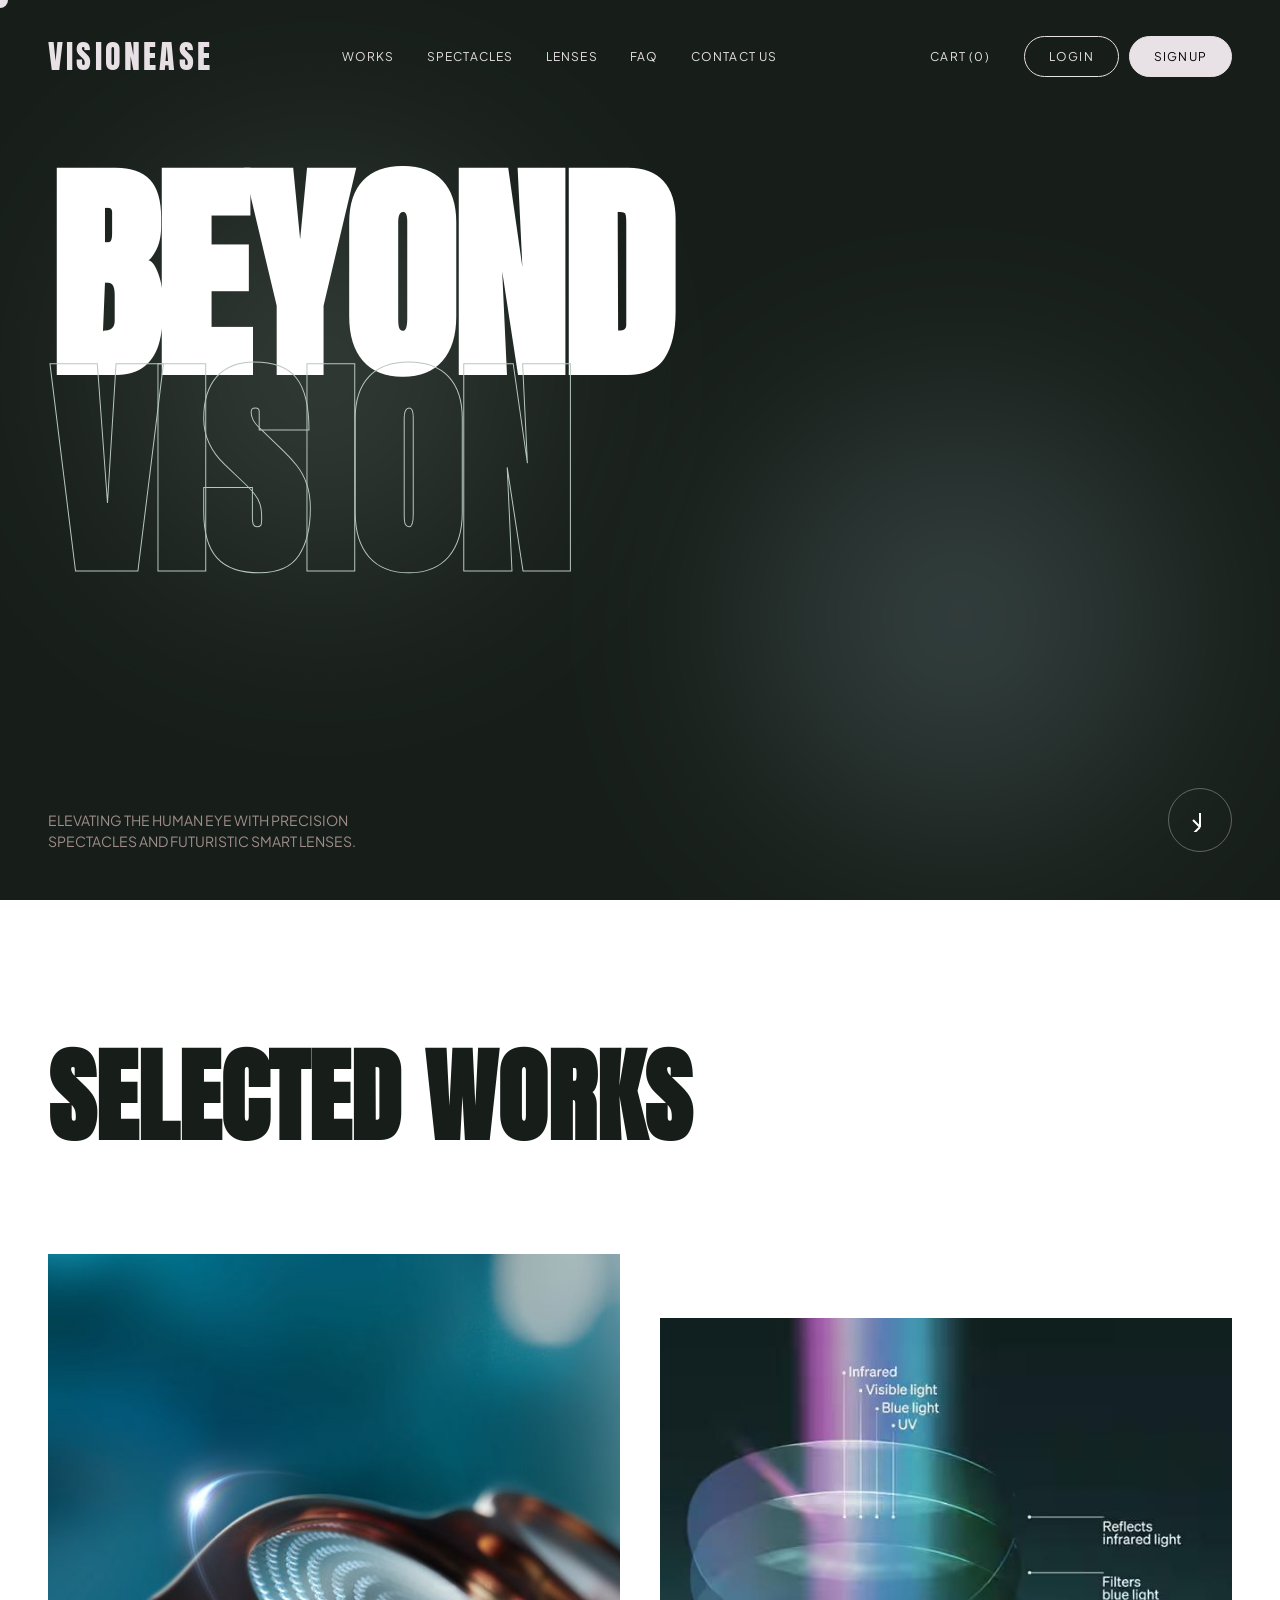
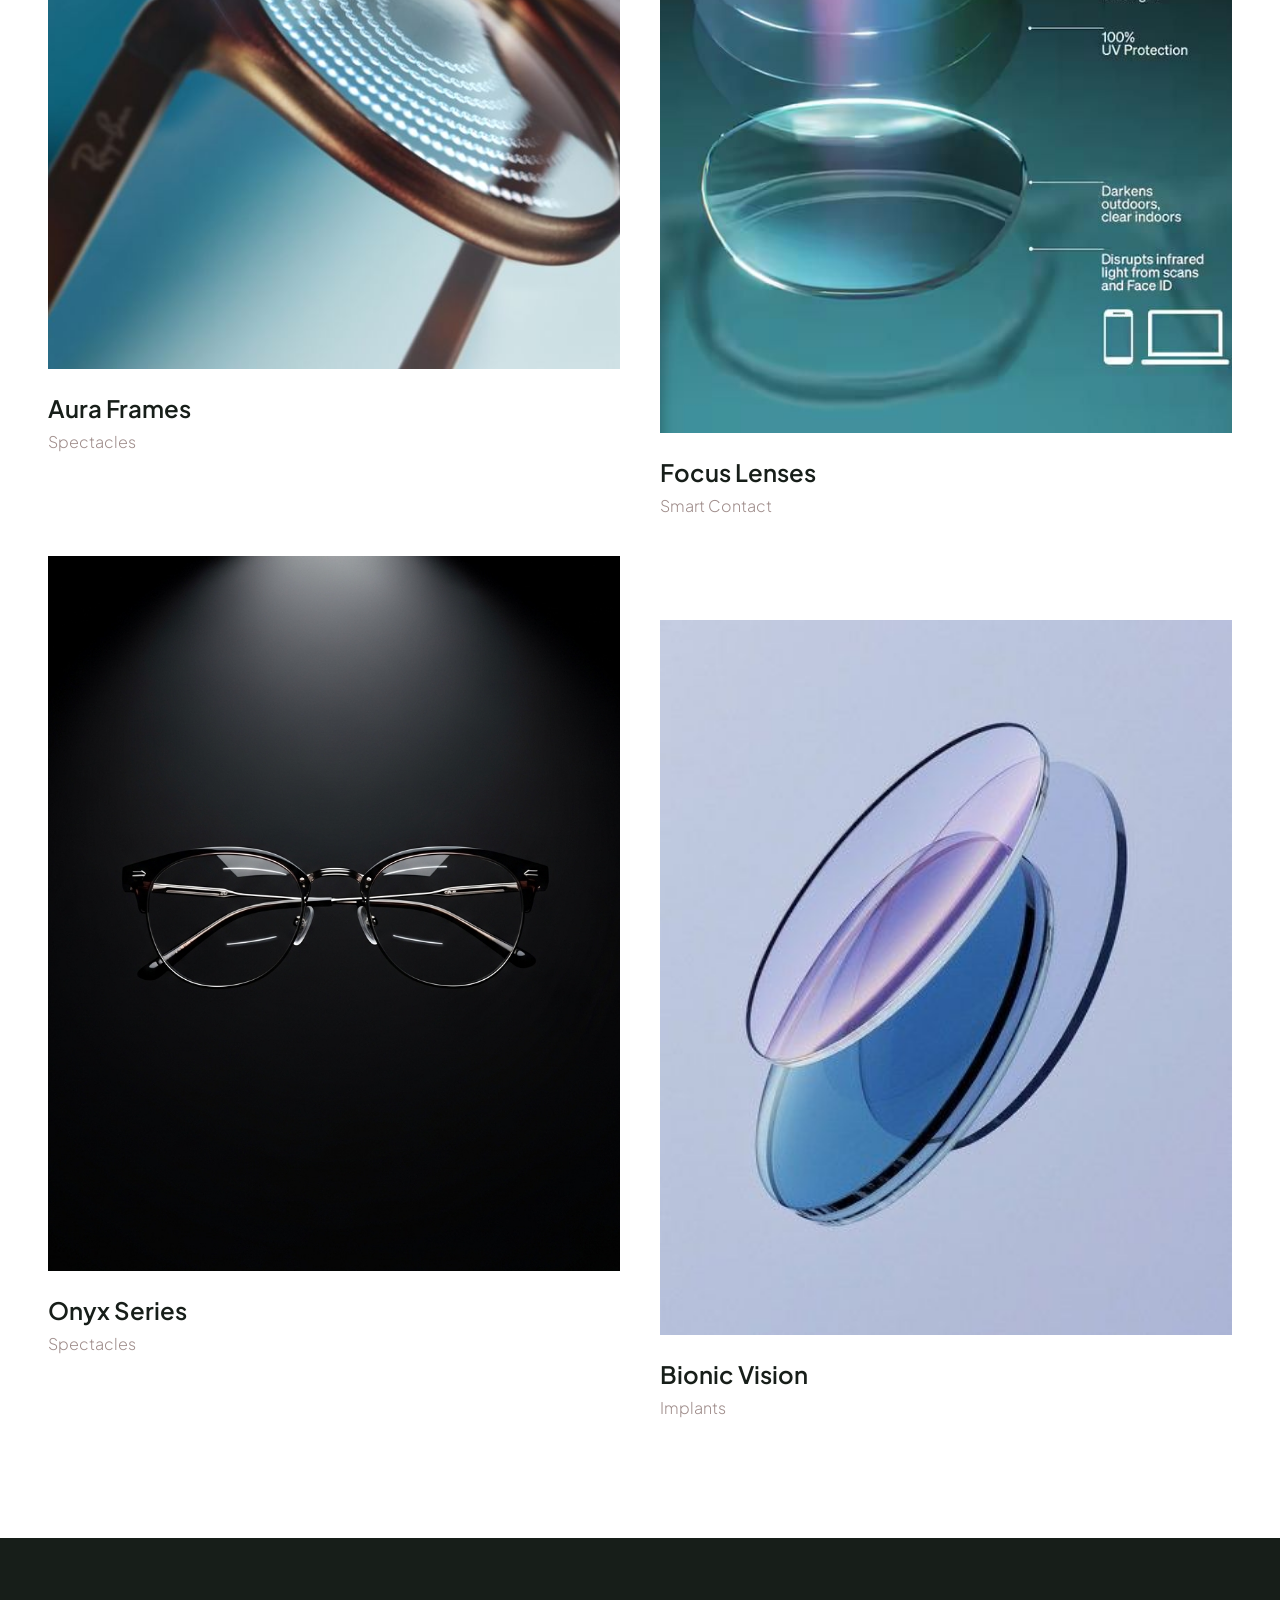
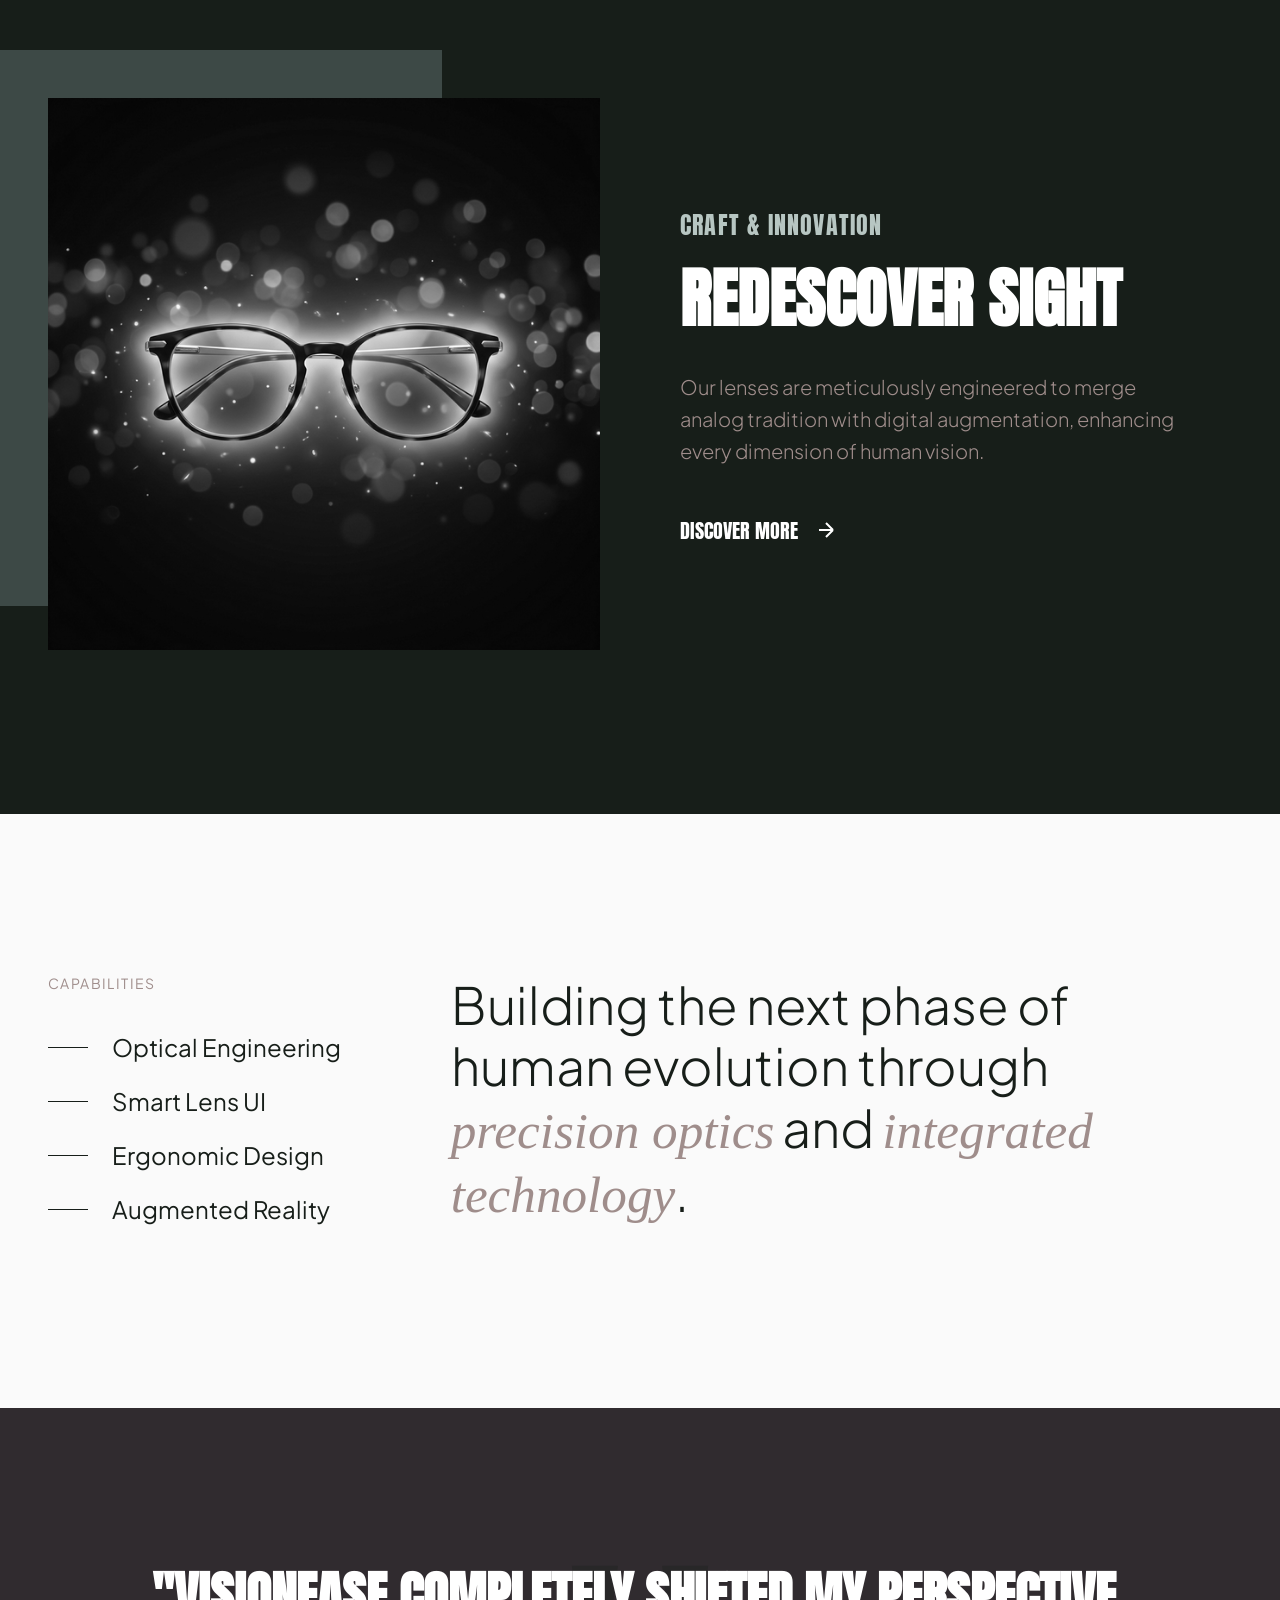
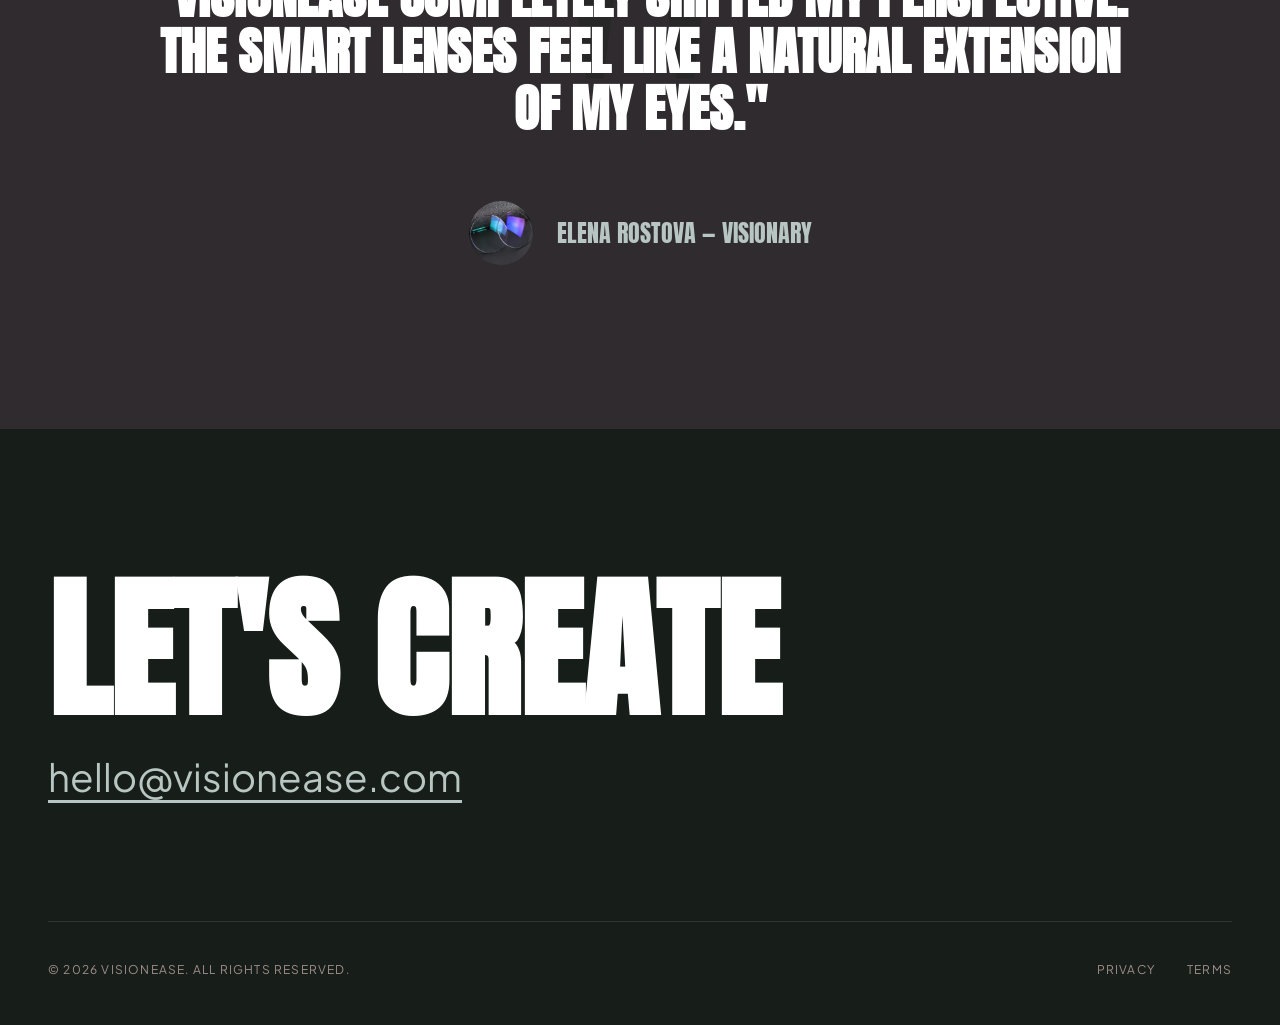
<file: index.html>
<!DOCTYPE html>
<html lang="en">
<head>
  <meta charset="UTF-8">
  <meta name="viewport" content="width=device-width, initial-scale=1.0">
  <title>VisionEase | Premium Eyewear</title>
  <meta name="description" content="VisionEase - Spectacles, smart lenses, and the human eye.">
  <link rel="preconnect" href="https://fonts.googleapis.com">
  <link rel="preconnect" href="https://fonts.gstatic.com" crossorigin>
  <link href="https://fonts.googleapis.com/css2?family=Anton&family=Plus+Jakarta+Sans:ital,wght@0,300;0,400;0,600;1,300;1,400&display=swap" rel="stylesheet">
  <link rel="stylesheet" href="style.css">
<link rel="icon" href="favicon copy.png">
</head>
<body>

  <!-- Navigation -->
  <nav class="nav">
    <div class="nav-logo"><a href="index.html">VISIONEASE</a></div>
    <div class="nav-links">
      <a href="index.html">Works</a>
      <a href="spectacles.html">Spectacles</a>
      <a href="lenses.html">Lenses</a>
      <a href="faq.html">FAQ</a>
      <a href="contact.html">Contact Us</a>
    </div>
    <div style="display: flex; gap: 10px; align-items: center;">
      <a href="cart.html" class="nav-btn" style="border:none;">CART (0)</a>
      <a href="login.html" class="nav-btn">LOGIN</a>
      <a href="signup.html" class="nav-btn" style="background:var(--white); color:var(--navy);">SIGNUP</a>
    </div>
  </nav>

  <!-- Hero Section -->
  <section class="hero hover-trigger">
    <video autoplay muted loop playsinline class="hero-video">
      <source src="videos copy/mainspecs1.mp4" type="video/mp4">
    </video>
    <div class="hero-overlay"></div>
    
    <!-- Ambient Orbs -->
    <div class="orb orb-sage"></div>
    <div class="orb orb-softblue"></div>

    <div class="hero-content">
      <h1 class="hero-title reveal">
        <span class="block">BEYOND</span>
        <span class="block text-outline">VISION</span>
      </h1>
      <div class="hero-bottom reveal">
        <p class="hero-desc">Elevating the human eye with precision spectacles and futuristic smart lenses.</p>
        <div class="bounce-arrow">
          <svg width="24" height="24" viewBox="0 0 24 24" fill="none" stroke="currentColor" stroke-width="2"><path d="M12 5v14m0 0l-7-7m7 7l-7 7"/></svg>
        </div>
      </div>
    </div>
  </section>

  <!-- Portfolio Grid -->
  <section id="portfolio" class="portfolio">
    <h2 class="section-heading reveal">SELECTED WORKS</h2>
    <div class="masonry-grid">
      <div class="grid-item reveal">
        <div class="img-wrapper hover-trigger">
          <img src="images copy/specs1.jpg" alt="Spectacles">
          <div class="hover-overlay">
            <div class="view-btn">VIEW</div>
          </div>
        </div>
        <div class="info">
          <h3>Aura Frames</h3>
          <p>Spectacles</p>
        </div>
      </div>
      <div class="grid-item mt-4rem reveal">
        <div class="img-wrapper hover-trigger">
          <img src="images copy/lens1.jpg" alt="Lenses">
          <div class="hover-overlay">
            <div class="view-btn">VIEW</div>
          </div>
        </div>
        <div class="info">
          <h3>Focus Lenses</h3>
          <p>Smart Contact</p>
        </div>
      </div>
      <div class="grid-item reveal">
        <div class="img-wrapper hover-trigger">
          <img src="images copy/specs2.jpeg" alt="Spectacles">
          <div class="hover-overlay">
            <div class="view-btn">VIEW</div>
          </div>
        </div>
        <div class="info">
          <h3>Onyx Series</h3>
          <p>Spectacles</p>
        </div>
      </div>
      <div class="grid-item mt-4rem reveal">
        <div class="img-wrapper hover-trigger">
          <img src="images copy/lens3.jpg" alt="Lenses">
          <div class="hover-overlay">
            <div class="view-btn">VIEW</div>
          </div>
        </div>
        <div class="info">
          <h3>Bionic Vision</h3>
          <p>Implants</p>
        </div>
      </div>
    </div>
  </section>

  <!-- Featured Asymmetric Section -->
  <section id="about" class="featured">
    <div class="feat-left reveal">
      <div class="cyan-square"></div>
      <img src="images copy/hero-glasses.png" alt="Featured Glasses" class="grayscale">
    </div>
    <div class="feat-right reveal">
      <span class="feat-label">CRAFT & INNOVATION</span>
      <h2 class="feat-title">REDESCOVER SIGHT</h2>
      <p class="feat-text">Our lenses are meticulously engineered to merge analog tradition with digital augmentation, enhancing every dimension of human vision.</p>
      <a href="#" class="arrow-link">
        DISCOVER MORE 
        <svg width="24" height="24" viewBox="0 0 24 24" fill="none" stroke="currentColor" stroke-width="2"><path d="M5 12h14m0 0l-7-7m7 7l-7 7"/></svg>
      </a>
    </div>
  </section>

  <!-- Capabilities Section -->
  <section id="capabilities" class="capabilities">
    <div class="cap-grid">
      <div class="cap-left reveal">
        <span class="cap-label">CAPABILITIES</span>
        <ul class="cap-list">
          <li>Optical Engineering</li>
          <li>Smart Lens UI</li>
          <li>Ergonomic Design</li>
          <li>Augmented Reality</li>
        </ul>
      </div>
      <div class="cap-right reveal">
        <h2 class="cap-title">Building the next phase of human evolution through <i>precision optics</i> and <i>integrated technology</i>.</h2>
      </div>
    </div>
  </section>

  <!-- Testimonial Carousel -->
  <section class="testimonial">
    <div class="bg-quote">"</div>
    <div class="testimo-content reveal">
      <h2 class="testimo-quote">"VISIONEASE COMPLETELY SHIFTED MY PERSPECTIVE. THE SMART LENSES FEEL LIKE A NATURAL EXTENSION OF MY EYES."</h2>
      <div class="testimo-bio">
        <img src="images copy/lensss.jpg" alt="Avatar" class="avatar">
        <span class="testimo-name">ELENA ROSTOVA — VISIONARY</span>
      </div>
    </div>
  </section>

  <!-- Footer -->
  <footer id="contact" class="footer">
    <div class="footer-top reveal">
      <h2 class="foot-title">LET'S CREATE</h2>
      <a href="mailto:hello@visionease.com" class="foot-email">hello@visionease.com</a>
    </div>
    <div class="footer-bottom">
      <div class="copyright">© 2026 VISIONEASE. ALL RIGHTS RESERVED.</div>
      <div class="legal-links">
        <a href="#">PRIVACY</a>
        <a href="#">TERMS</a>
      </div>
    </div>
  </footer>

  <div class="custom-cursor"></div>
  <script src="script.js"></script>
</body>
</html>
</file>
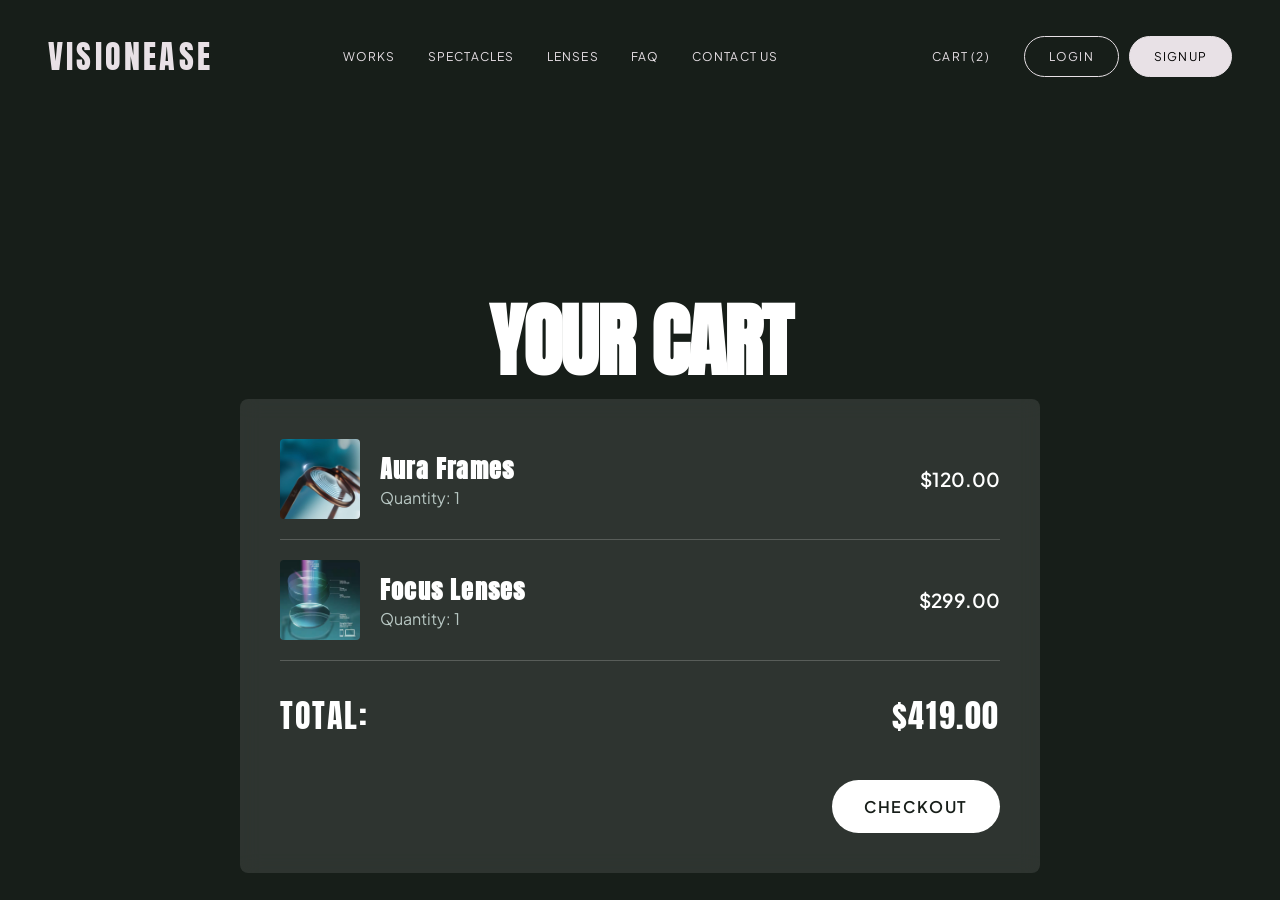
<file: cart.html>
<!DOCTYPE html>
<html lang="en">
<head>
  <meta charset="UTF-8">
  <meta name="viewport" content="width=device-width, initial-scale=1.0">
  <title>Cart | VisionEase</title>
  <link href="https://fonts.googleapis.com/css2?family=Anton&family=Plus+Jakarta+Sans:wght@300;400;600&display=swap" rel="stylesheet">
  <link rel="stylesheet" href="style.css">
</head>
<body>
  <nav class="nav">
    <div class="nav-logo"><a href="index.html">VISIONEASE</a></div>
    <div class="nav-links">
      <a href="index.html">Works</a>
      <a href="spectacles.html">Spectacles</a>
      <a href="lenses.html">Lenses</a>
      <a href="faq.html">FAQ</a>
      <a href="contact.html">Contact Us</a>
    </div>
    <div style="display: flex; gap: 10px; align-items: center;">
      <a href="cart.html" class="nav-btn" style="border:none;">CART (2)</a>
      <a href="login.html" class="nav-btn">LOGIN</a>
      <a href="signup.html" class="nav-btn" style="background:var(--white); color:var(--navy);">SIGNUP</a>
    </div>
  </nav>

  <section class="hero hover-trigger">
    <video autoplay muted loop playsinline class="hero-video">
      <source src="videos copy/specs2.mp4" type="video/mp4">
    </video>
    <div class="hero-overlay"></div>
    <div class="hero-content" style="align-items: center; justify-content: center; padding-top: 100px;">
      <h1 class="hero-title reveal" style="font-size: 5rem; margin-bottom: 24px;">YOUR CART</h1>
      
      <!-- Simulated Cart Items inside HTML -->
      <div class="reveal" style="width: 100%; max-width: 800px; background: rgba(255,255,255,0.1); backdrop-filter: blur(10px); padding: 40px; border-radius: 8px; text-align: left;">
        
        <div style="display: flex; justify-content: space-between; align-items: center; border-bottom: 1px solid rgba(255,255,255,0.2); padding-bottom: 20px; margin-bottom: 20px;">
          <div style="display: flex; gap: 20px; align-items: center;">
            <img src="images copy/specs1.jpg" alt="Aura Frames" style="width: 80px; height: 80px; object-fit: cover; border-radius: 4px;">
            <div>
              <h3 style="font-family: var(--font-anton); font-size: 1.5rem; letter-spacing: 0.05em;">Aura Frames</h3>
              <p style="color: var(--sage);">Quantity: 1</p>
            </div>
          </div>
          <div style="font-weight: 600; font-size: 1.2rem;">$120.00</div>
        </div>

        <div style="display: flex; justify-content: space-between; align-items: center; border-bottom: 1px solid rgba(255,255,255,0.2); padding-bottom: 20px; margin-bottom: 20px;">
          <div style="display: flex; gap: 20px; align-items: center;">
            <img src="images copy/lens1.jpg" alt="Focus Lenses" style="width: 80px; height: 80px; object-fit: cover; border-radius: 4px;">
            <div>
              <h3 style="font-family: var(--font-anton); font-size: 1.5rem; letter-spacing: 0.05em;">Focus Lenses</h3>
              <p style="color: var(--sage);">Quantity: 1</p>
            </div>
          </div>
          <div style="font-weight: 600; font-size: 1.2rem;">$299.00</div>
        </div>
        
        <div style="display: flex; justify-content: space-between; font-family: var(--font-anton); font-size: 2rem; margin-top: 30px; letter-spacing: 0.05em;">
          <span>TOTAL:</span>
          <span>$419.00</span>
        </div>
        
        <div style="margin-top: 40px; text-align: right;">
          <a href="#" class="nav-btn" style="background:var(--white); color:var(--navy); padding: 16px 32px; font-weight:600; font-size: 1rem; border: none; cursor: pointer; display: inline-block;">CHECKOUT</a>
        </div>
      </div>
      
    </div>
  </section>
  <script src="script.js"></script>
</body>
</html>
</file>
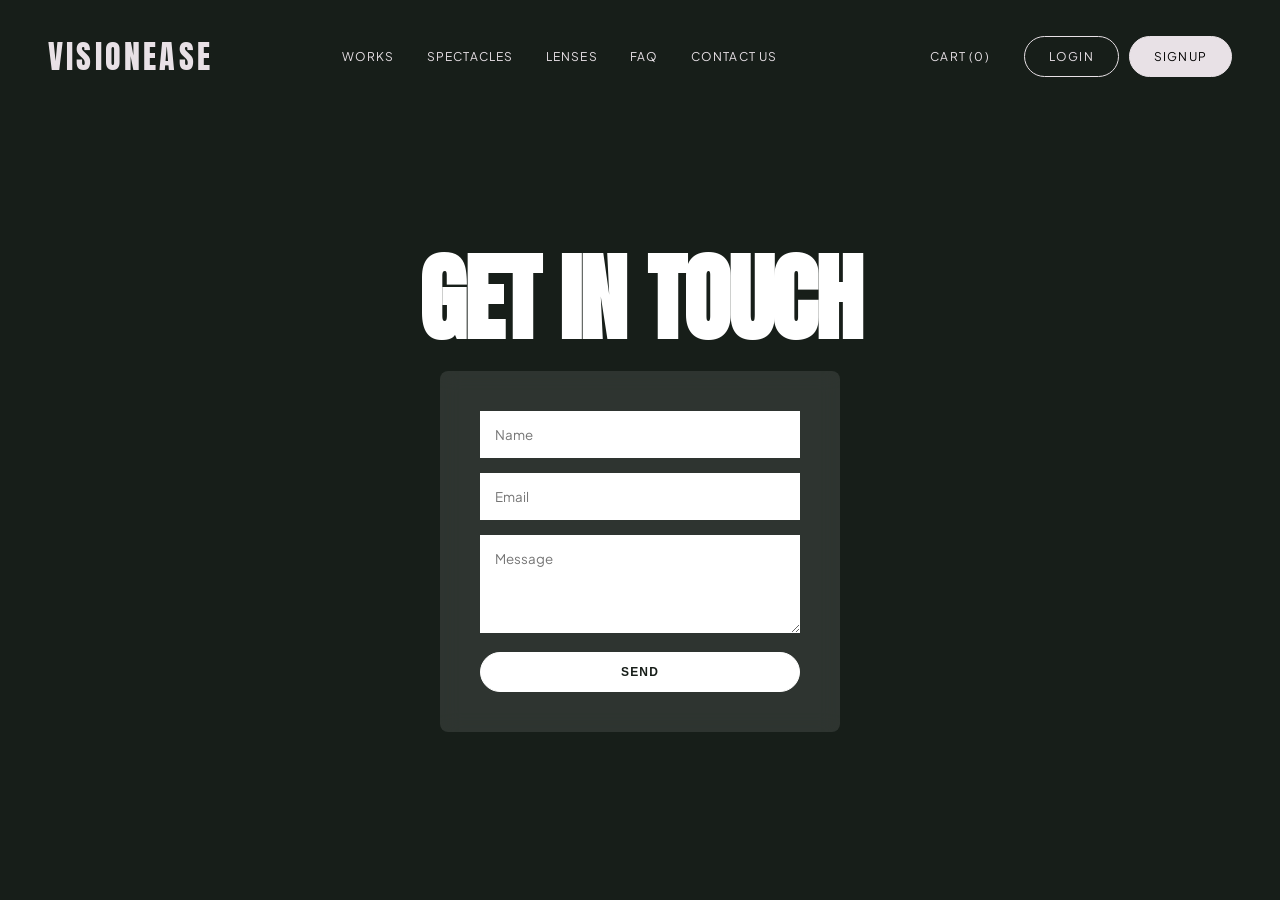
<file: contact.html>
<!DOCTYPE html>
<html lang="en">
<head>
  <meta charset="UTF-8">
  <meta name="viewport" content="width=device-width, initial-scale=1.0">
  <title>Contact Us | VisionEase</title>
  <link href="https://fonts.googleapis.com/css2?family=Anton&family=Plus+Jakarta+Sans:wght@300;400;600&display=swap" rel="stylesheet">
  <link rel="stylesheet" href="style.css">
</head>
<body>
  <nav class="nav">
    <div class="nav-logo"><a href="index.html">VISIONEASE</a></div>
    <div class="nav-links">
      <a href="index.html">Works</a>
      <a href="spectacles.html">Spectacles</a>
      <a href="lenses.html">Lenses</a>
      <a href="faq.html">FAQ</a>
      <a href="contact.html">Contact Us</a>
    </div>
    <div style="display: flex; gap: 10px; align-items: center;">
      <a href="cart.html" class="nav-btn" style="border:none;">CART (0)</a>
      <a href="login.html" class="nav-btn">LOGIN</a>
      <a href="signup.html" class="nav-btn" style="background:var(--white); color:var(--navy);">SIGNUP</a>
    </div>
  </nav>

  <section class="hero hover-trigger">
    <video autoplay muted loop playsinline class="hero-video">
      <source src="videos copy/specs2.mp4" type="video/mp4">
    </video>
    <div class="hero-overlay"></div>
    <div class="hero-content" style="align-items: center; justify-content: center;">
      <h1 class="hero-title reveal" style="font-size: 6rem; margin-top: 10vh;">GET IN TOUCH</h1>
      <div class="reveal" style="width: 100%; max-width: 400px; background: rgba(255,255,255,0.1); backdrop-filter: blur(10px); padding: 40px; border-radius: 8px; margin-top: 32px;">
        <input type="text" placeholder="Name" style="width:100%; padding:15px; margin-bottom:15px; border:none; background:#fff; font-family:inherit;">
        <input type="email" placeholder="Email" style="width:100%; padding:15px; margin-bottom:15px; border:none; background:#fff; font-family:inherit;">
        <textarea placeholder="Message" rows="4" style="width:100%; padding:15px; margin-bottom:15px; border:none; background:#fff; font-family:inherit;"></textarea>
        <button class="nav-btn" style="width:100%; background:var(--white); color:var(--navy); font-weight:600; cursor:pointer;">SEND</button>
      </div>
    </div>
  </section>
  <script src="script.js"></script>
</body>
</html>
</file>
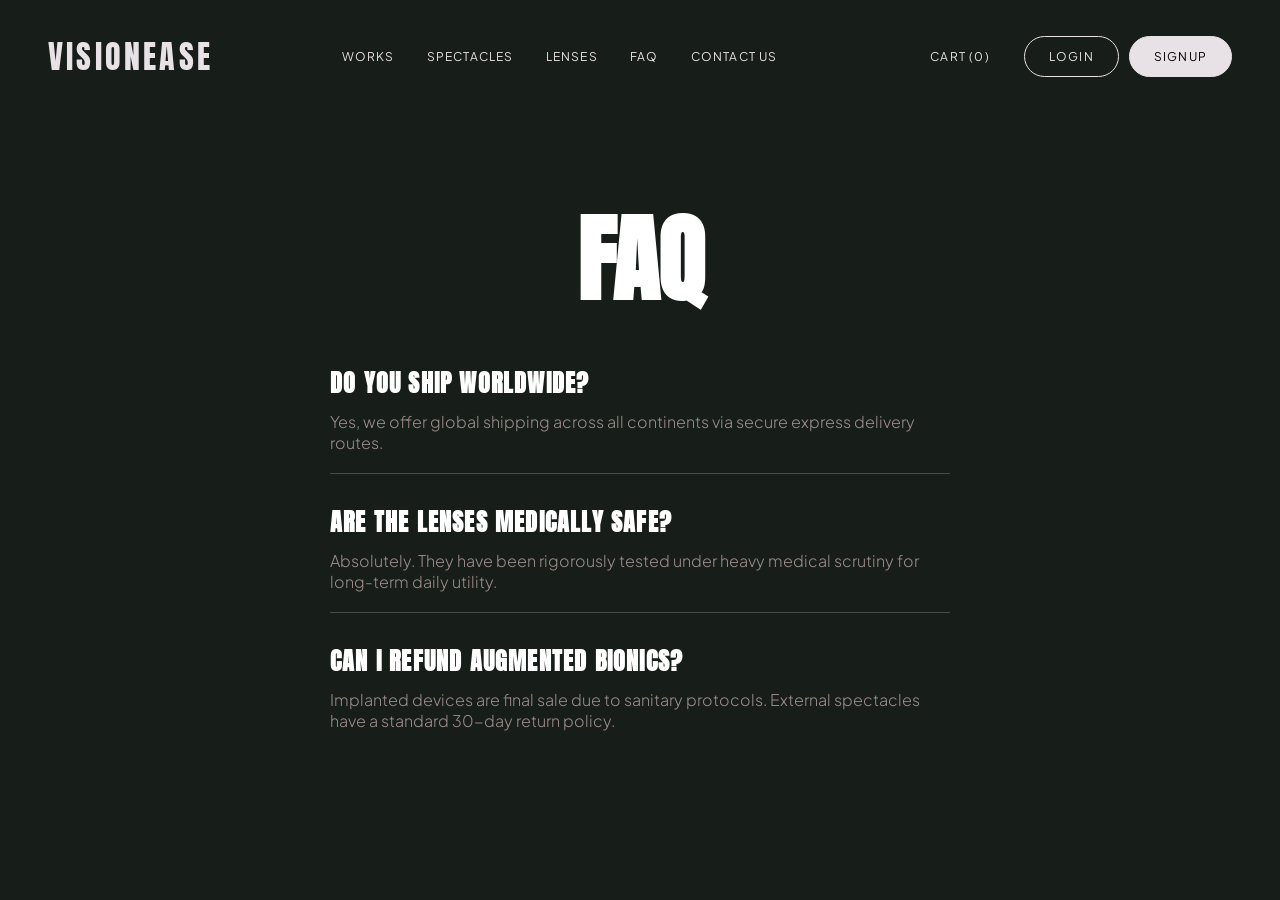
<file: faq.html>
<!DOCTYPE html>
<html lang="en">
<head>
  <meta charset="UTF-8">
  <meta name="viewport" content="width=device-width, initial-scale=1.0">
  <title>FAQ | VisionEase</title>
  <link href="https://fonts.googleapis.com/css2?family=Anton&family=Plus+Jakarta+Sans:wght@300;400;600&display=swap" rel="stylesheet">
  <link rel="stylesheet" href="style.css">
</head>
<body>
  <nav class="nav">
    <div class="nav-logo"><a href="index.html">VISIONEASE</a></div>
    <div class="nav-links">
      <a href="index.html">Works</a>
      <a href="spectacles.html">Spectacles</a>
      <a href="lenses.html">Lenses</a>
      <a href="faq.html">FAQ</a>
      <a href="contact.html">Contact Us</a>
    </div>
    <div style="display: flex; gap: 10px; align-items: center;">
      <a href="cart.html" class="nav-btn" style="border:none;">CART (0)</a>
      <a href="login.html" class="nav-btn">LOGIN</a>
      <a href="signup.html" class="nav-btn" style="background:var(--white); color:var(--navy);">SIGNUP</a>
    </div>
  </nav>

  <section class="hero hover-trigger">
    <video autoplay muted loop playsinline class="hero-video">
      <source src="videos copy/lens1.mp4" type="video/mp4">
    </video>
    <div class="hero-overlay"></div>
    <div class="hero-content" style="align-items: center; justify-content: center;">
      <h1 class="hero-title reveal" style="font-size: 6rem; margin-top: 10vh;">FAQ</h1>
      <div class="reveal" style="width: 100%; max-width: 700px; text-align: left; padding: 40px; margin-top: 24px;">
        <div style="margin-bottom: 30px; border-bottom: 1px solid rgba(255,255,255,0.2); padding-bottom: 20px;">
          <h3 style="font-family:var(--font-anton); font-size:1.5rem; margin-bottom:10px; letter-spacing:0.05em;">DO YOU SHIP WORLDWIDE?</h3>
          <p style="color:var(--taupe); font-weight:300;">Yes, we offer global shipping across all continents via secure express delivery routes.</p>
        </div>
        <div style="margin-bottom: 30px; border-bottom: 1px solid rgba(255,255,255,0.2); padding-bottom: 20px;">
          <h3 style="font-family:var(--font-anton); font-size:1.5rem; margin-bottom:10px; letter-spacing:0.05em;">ARE THE LENSES MEDICALLY SAFE?</h3>
          <p style="color:var(--taupe); font-weight:300;">Absolutely. They have been rigorously tested under heavy medical scrutiny for long-term daily utility.</p>
        </div>
        <div>
          <h3 style="font-family:var(--font-anton); font-size:1.5rem; margin-bottom:10px; letter-spacing:0.05em;">CAN I REFUND AUGMENTED BIONICS?</h3>
          <p style="color:var(--taupe); font-weight:300;">Implanted devices are final sale due to sanitary protocols. External spectacles have a standard 30-day return policy.</p>
        </div>
      </div>
    </div>
  </section>
  <script src="script.js"></script>
</body>
</html>
</file>
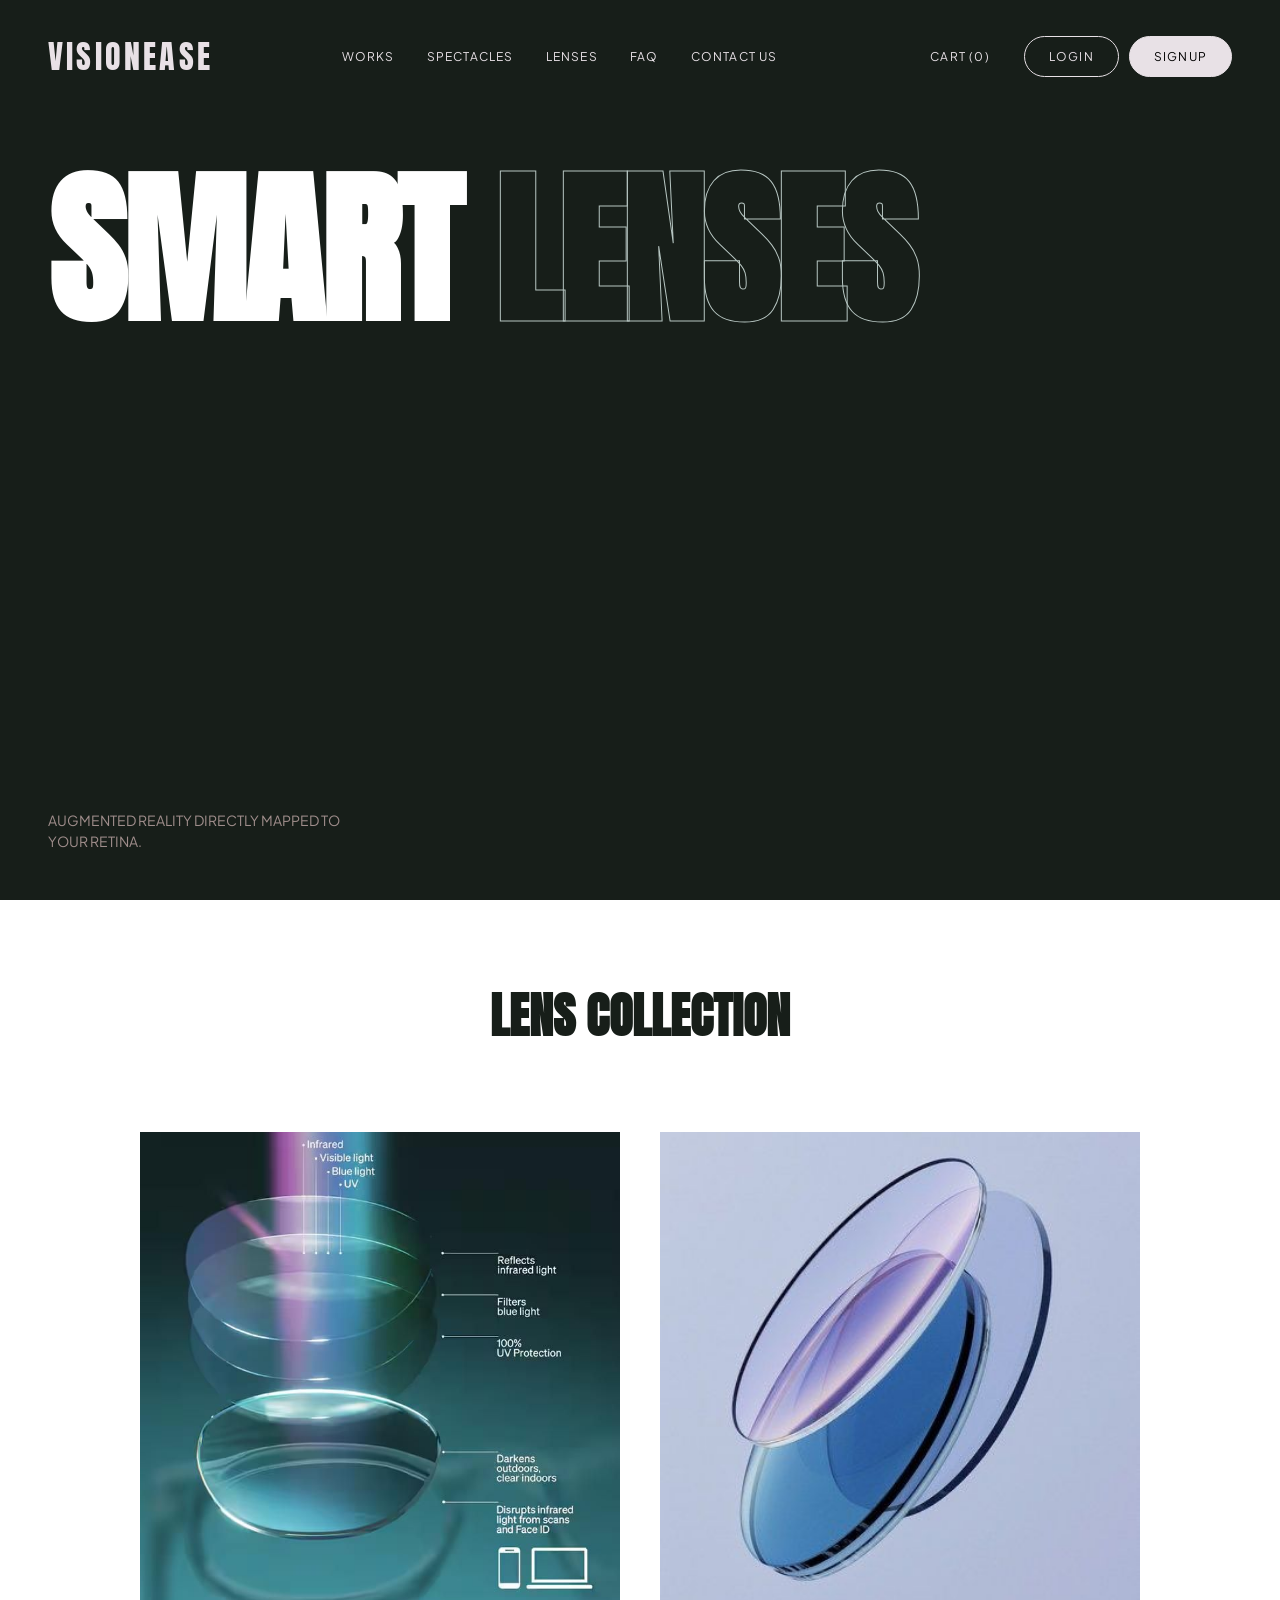
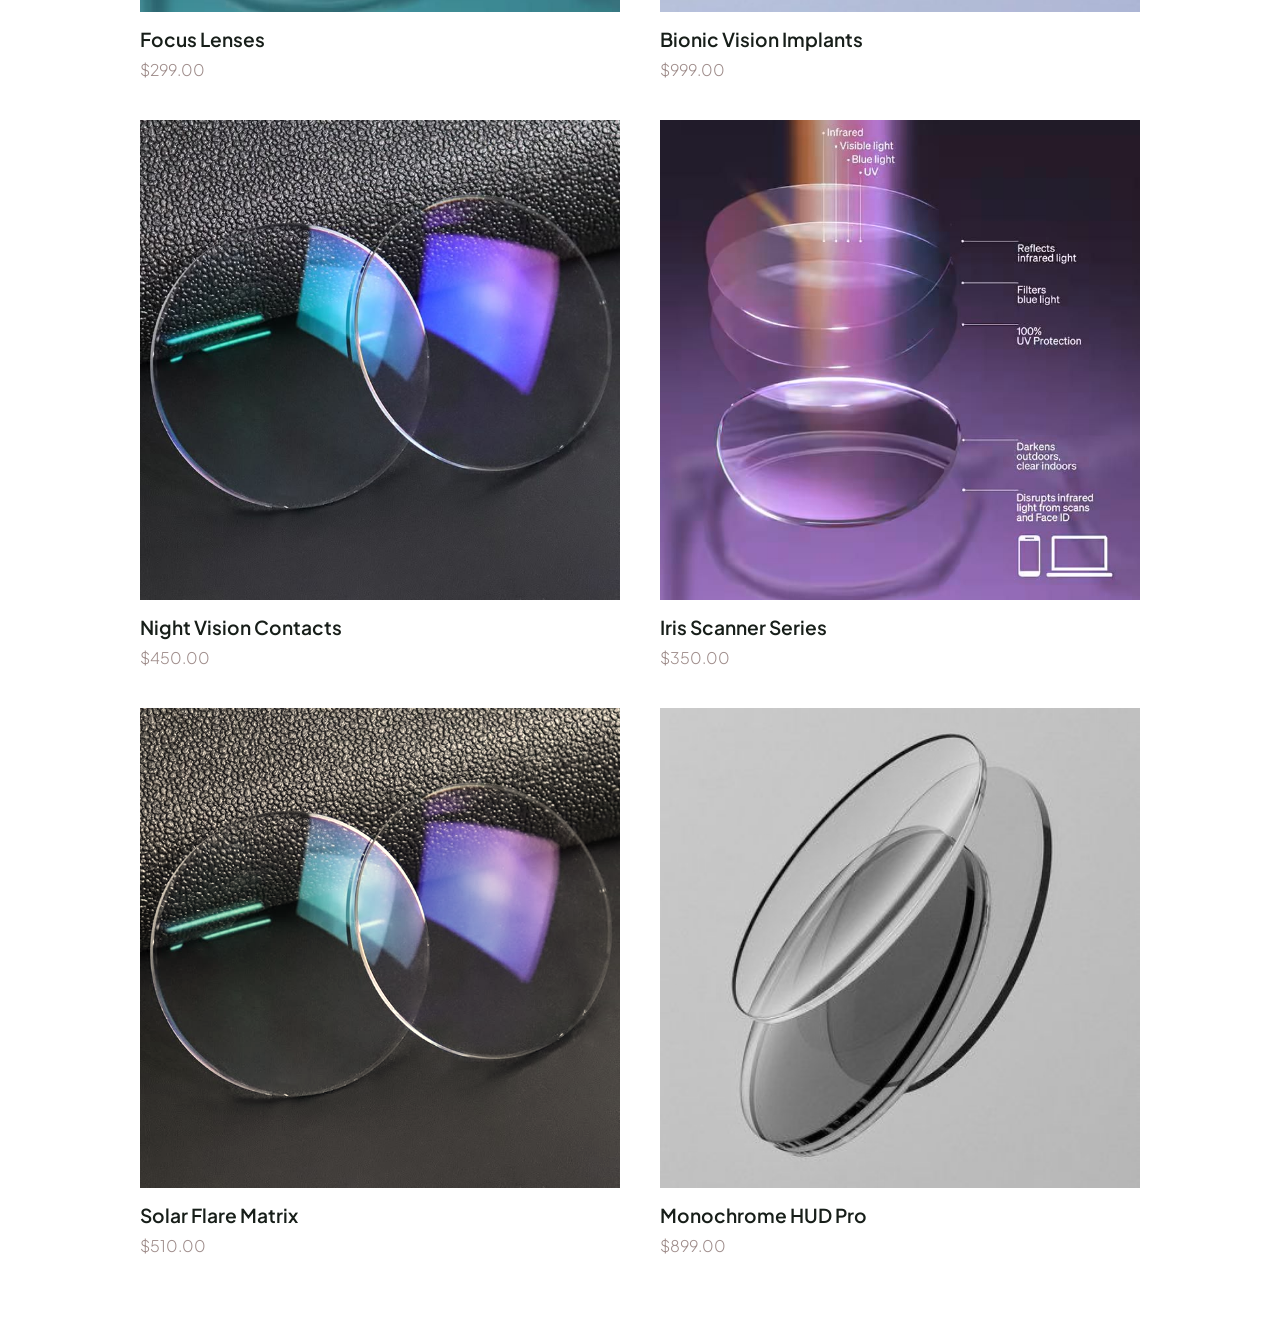
<file: lenses.html>
<!DOCTYPE html>
<html lang="en">
<head>
  <meta charset="UTF-8">
  <meta name="viewport" content="width=device-width, initial-scale=1.0">
  <title>Lenses | VisionEase</title>
  <link href="https://fonts.googleapis.com/css2?family=Anton&family=Plus+Jakarta+Sans:wght@300;400;600&display=swap" rel="stylesheet">
  <link rel="stylesheet" href="style.css">
</head>
<body>
  <nav class="nav">
    <div class="nav-logo"><a href="index.html">VISIONEASE</a></div>
    <div class="nav-links">
      <a href="index.html">Works</a>
      <a href="spectacles.html">Spectacles</a>
      <a href="lenses.html">Lenses</a>
      <a href="faq.html">FAQ</a>
      <a href="contact.html">Contact Us</a>
    </div>
    <div style="display: flex; gap: 10px; align-items: center;">
      <a href="cart.html" class="nav-btn" style="border:none;">CART (0)</a>
      <a href="login.html" class="nav-btn">LOGIN</a>
      <a href="signup.html" class="nav-btn" style="background:var(--white); color:var(--navy);">SIGNUP</a>
    </div>
  </nav>

  <section class="hero hover-trigger">
    <video autoplay muted loop playsinline class="hero-video">
      <source src="videos copy/lens1.mp4" type="video/mp4">
    </video>
    <div class="hero-overlay"></div>
    <div class="hero-content">
      <h1 class="hero-title reveal" style="font-size: 13vw;">
        <span class="block">SMART</span>
        <span class="block text-outline">LENSES</span>
      </h1>
      <div class="hero-bottom reveal">
        <p class="hero-desc">Augmented Reality directly mapped to your retina.</p>
      </div>
    </div>
  </section>

  <section class="portfolio" style="padding: 80px 24px;">
    <h2 class="section-heading reveal" style="font-size: 3rem; text-align: center;">LENS COLLECTION</h2>
    <div class="products-grid">
      
      <div class="grid-item reveal">
        <div class="img-wrapper hover-trigger" style="aspect-ratio: 1/1;">
          <img src="images copy/lens1.jpg" alt="Lenses">
          <div class="hover-overlay">
            <a href="cart.html" class="view-btn" style="text-decoration: none; font-size: 10px; width: 80px; height: 80px; text-align: center;">ADD TO CART</a>
          </div>
        </div>
        <div class="info" style="margin-top: 15px;">
          <h3 style="font-size: 1.2rem;">Focus Lenses</h3>
          <p>$299.00</p>
        </div>
      </div>

      <div class="grid-item reveal">
        <div class="img-wrapper hover-trigger" style="aspect-ratio: 1/1;">
          <img src="images copy/lens3.jpg" alt="Lenses">
          <div class="hover-overlay">
            <a href="cart.html" class="view-btn" style="text-decoration: none; font-size: 10px; width: 80px; height: 80px; text-align: center;">ADD TO CART</a>
          </div>
        </div>
        <div class="info" style="margin-top: 15px;">
          <h3 style="font-size: 1.2rem;">Bionic Vision Implants</h3>
          <p>$999.00</p>
        </div>
      </div>

      <div class="grid-item reveal">
        <div class="img-wrapper hover-trigger" style="aspect-ratio: 1/1;">
          <img src="images copy/lensss.jpg" alt="Lenses">
          <div class="hover-overlay">
            <a href="cart.html" class="view-btn" style="text-decoration: none; font-size: 10px; width: 80px; height: 80px; text-align: center;">ADD TO CART</a>
          </div>
        </div>
        <div class="info" style="margin-top: 15px;">
          <h3 style="font-size: 1.2rem;">Night Vision Contacts</h3>
          <p>$450.00</p>
        </div>
      </div>
      
      <div class="grid-item reveal">
        <div class="img-wrapper hover-trigger" style="aspect-ratio: 1/1;">
          <img src="images copy/lens1.jpg" alt="Lenses" style="filter: hue-rotate(90deg);">
          <div class="hover-overlay">
            <a href="cart.html" class="view-btn" style="text-decoration: none; font-size: 10px; width: 80px; height: 80px; text-align: center;">ADD TO CART</a>
          </div>
        </div>
        <div class="info" style="margin-top: 15px;">
          <h3 style="font-size: 1.2rem;">Iris Scanner Series</h3>
          <p>$350.00</p>
        </div>
      </div>
      
      <div class="grid-item reveal">
        <div class="img-wrapper hover-trigger" style="aspect-ratio: 1/1;">
          <img src="images copy/lensss.jpg" alt="Lenses" style="filter: sepia(40%);">
          <div class="hover-overlay">
            <a href="cart.html" class="view-btn" style="text-decoration: none; font-size: 10px; width: 80px; height: 80px; text-align: center;">ADD TO CART</a>
          </div>
        </div>
        <div class="info" style="margin-top: 15px;">
          <h3 style="font-size: 1.2rem;">Solar Flare Matrix</h3>
          <p>$510.00</p>
        </div>
      </div>
      
      <div class="grid-item reveal">
        <div class="img-wrapper hover-trigger" style="aspect-ratio: 1/1;">
          <img src="images copy/lens3.jpg" alt="Lenses" style="filter: grayscale(100%);">
          <div class="hover-overlay">
            <a href="cart.html" class="view-btn" style="text-decoration: none; font-size: 10px; width: 80px; height: 80px; text-align: center;">ADD TO CART</a>
          </div>
        </div>
        <div class="info" style="margin-top: 15px;">
          <h3 style="font-size: 1.2rem;">Monochrome HUD Pro</h3>
          <p>$899.00</p>
        </div>
      </div>

    </div>
  </section>

  <script src="script.js"></script>
</body>
</html>
</file>
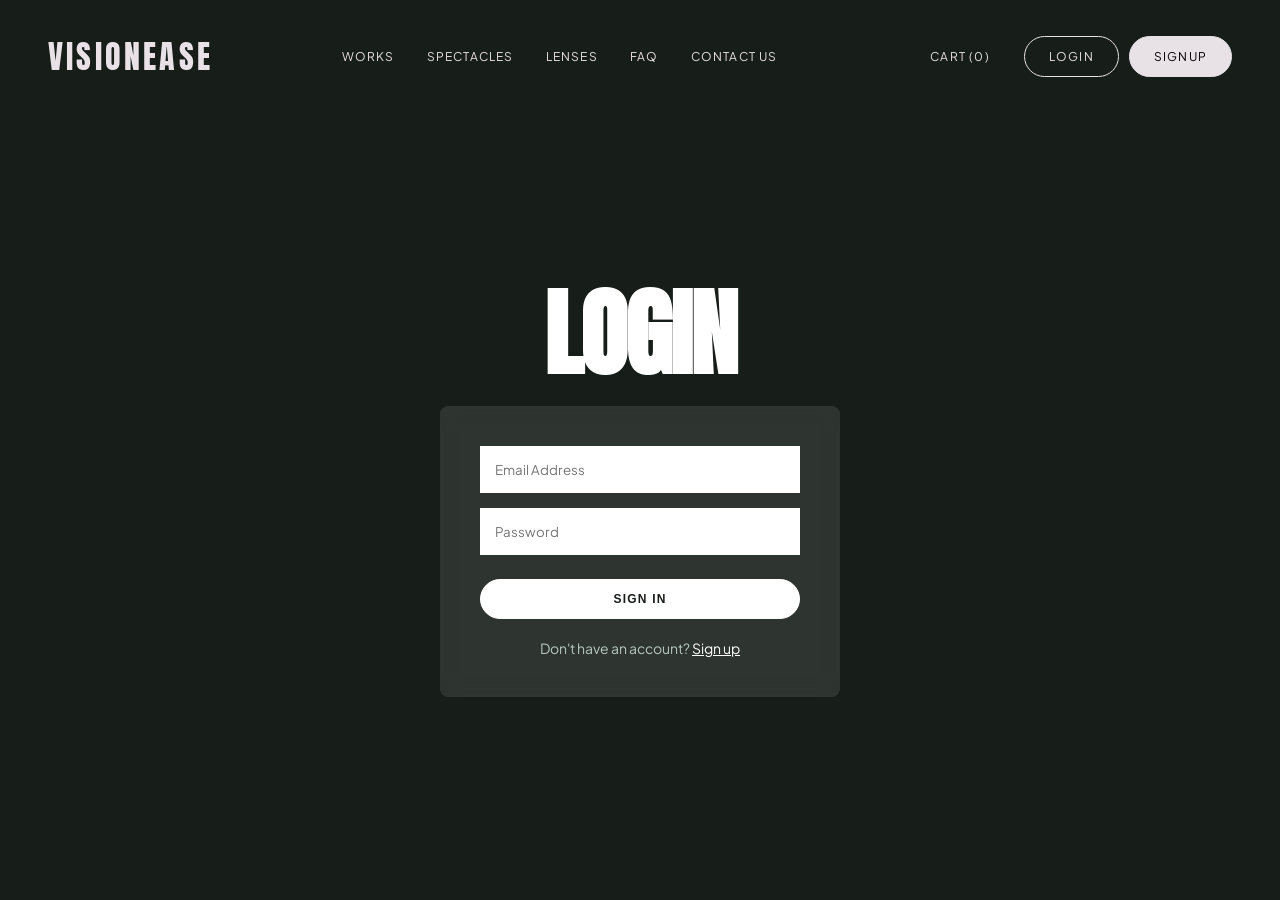
<file: login.html>
<!DOCTYPE html>
<html lang="en">
<head>
  <meta charset="UTF-8">
  <meta name="viewport" content="width=device-width, initial-scale=1.0">
  <title>Login | VisionEase</title>
  <link href="https://fonts.googleapis.com/css2?family=Anton&family=Plus+Jakarta+Sans:wght@300;400;600&display=swap" rel="stylesheet">
  <link rel="stylesheet" href="style.css">
</head>
<body>
  <nav class="nav">
    <div class="nav-logo"><a href="index.html">VISIONEASE</a></div>
    <div class="nav-links">
      <a href="index.html">Works</a>
      <a href="spectacles.html">Spectacles</a>
      <a href="lenses.html">Lenses</a>
      <a href="faq.html">FAQ</a>
      <a href="contact.html">Contact Us</a>
    </div>
    <div style="display: flex; gap: 10px; align-items: center;">
      <a href="cart.html" class="nav-btn" style="border:none;">CART (0)</a>
      <a href="login.html" class="nav-btn">LOGIN</a>
      <a href="signup.html" class="nav-btn" style="background:var(--white); color:var(--navy);">SIGNUP</a>
    </div>
  </nav>

  <section class="hero hover-trigger">
    <video autoplay muted loop playsinline class="hero-video">
      <source src="videos copy/specs3.mp4" type="video/mp4">
    </video>
    <div class="hero-overlay"></div>
    <div class="hero-content" style="align-items: center; justify-content: center;">
      <h1 class="hero-title reveal" style="font-size: 6rem; margin-top: 10vh;">LOGIN</h1>
      <div class="reveal" style="width: 100%; max-width: 400px; background: rgba(255,255,255,0.1); backdrop-filter: blur(10px); padding: 40px; border-radius: 8px; margin-top: 32px; text-align: center;">
        <input type="email" placeholder="Email Address" style="width:100%; padding:15px; margin-bottom:15px; border:none; background:#fff; font-family:inherit;">
        <input type="password" placeholder="Password" style="width:100%; padding:15px; margin-bottom:24px; border:none; background:#fff; font-family:inherit;">
        <button class="nav-btn" style="width:100%; background:var(--white); color:var(--navy); font-weight:600; cursor:pointer;">SIGN IN</button>
        <p style="margin-top: 20px; font-size: 14px; color: var(--sage);">Don't have an account? <a href="signup.html" style="color:var(--white); text-decoration:underline;">Sign up</a></p>
      </div>
    </div>
  </section>
  <script src="script.js"></script>
</body>
</html>
</file>
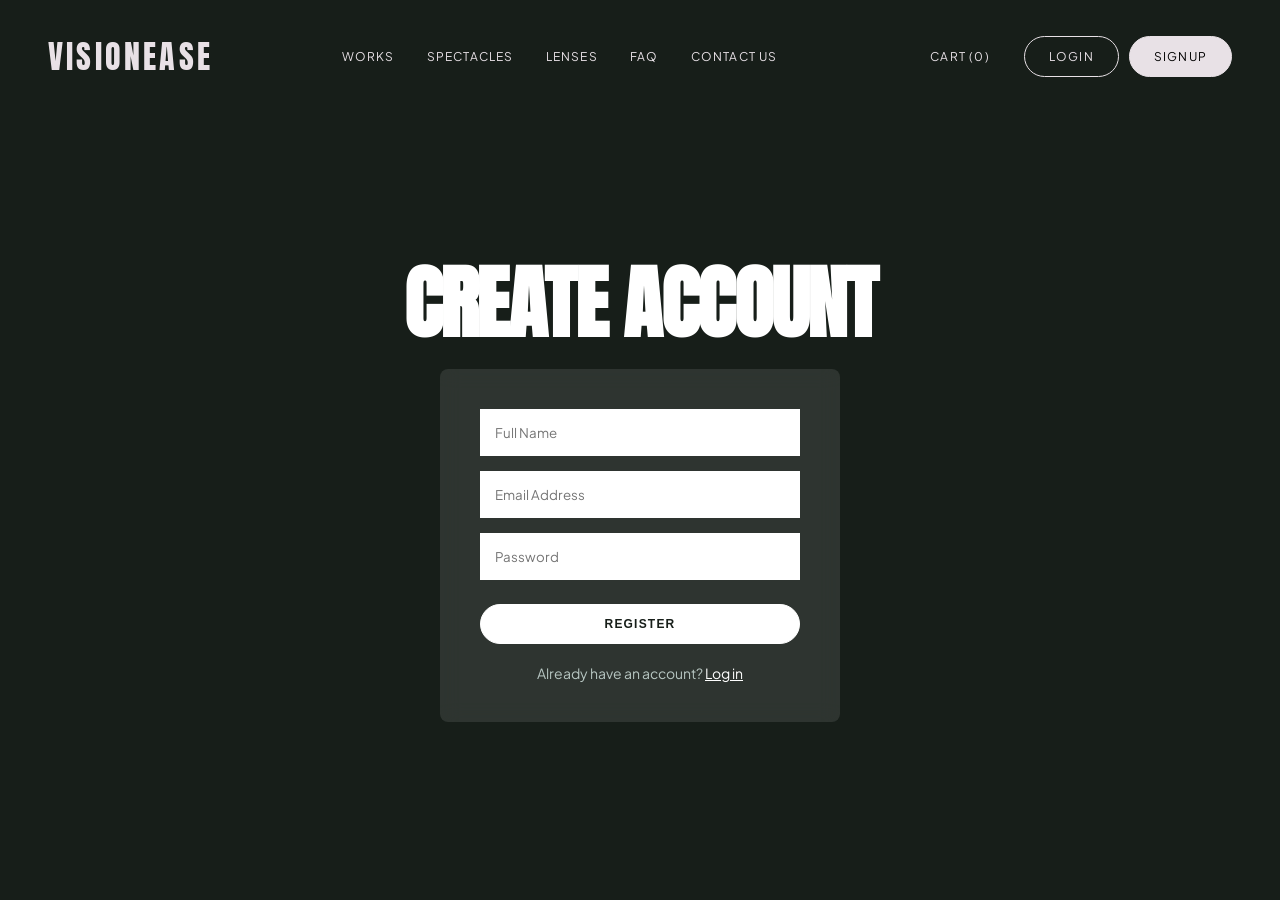
<file: signup.html>
<!DOCTYPE html>
<html lang="en">
<head>
  <meta charset="UTF-8">
  <meta name="viewport" content="width=device-width, initial-scale=1.0">
  <title>Signup | VisionEase</title>
  <link href="https://fonts.googleapis.com/css2?family=Anton&family=Plus+Jakarta+Sans:wght@300;400;600&display=swap" rel="stylesheet">
  <link rel="stylesheet" href="style.css">
</head>
<body>
  <nav class="nav">
    <div class="nav-logo"><a href="index.html">VISIONEASE</a></div>
    <div class="nav-links">
      <a href="index.html">Works</a>
      <a href="spectacles.html">Spectacles</a>
      <a href="lenses.html">Lenses</a>
      <a href="faq.html">FAQ</a>
      <a href="contact.html">Contact Us</a>
    </div>
    <div style="display: flex; gap: 10px; align-items: center;">
      <a href="cart.html" class="nav-btn" style="border:none;">CART (0)</a>
      <a href="login.html" class="nav-btn">LOGIN</a>
      <a href="signup.html" class="nav-btn" style="background:var(--white); color:var(--navy);">SIGNUP</a>
    </div>
  </nav>

  <section class="hero hover-trigger">
    <video autoplay muted loop playsinline class="hero-video">
      <source src="videos copy/specs1.mp4" type="video/mp4">
    </video>
    <div class="hero-overlay"></div>
    <div class="hero-content" style="align-items: center; justify-content: center;">
      <h1 class="hero-title reveal" style="font-size: 5rem; margin-top: 10vh;">CREATE ACCOUNT</h1>
      <div class="reveal" style="width: 100%; max-width: 400px; background: rgba(255,255,255,0.1); backdrop-filter: blur(10px); padding: 40px; border-radius: 8px; margin-top: 32px; text-align: center;">
        <input type="text" placeholder="Full Name" style="width:100%; padding:15px; margin-bottom:15px; border:none; background:#fff; font-family:inherit;">
        <input type="email" placeholder="Email Address" style="width:100%; padding:15px; margin-bottom:15px; border:none; background:#fff; font-family:inherit;">
        <input type="password" placeholder="Password" style="width:100%; padding:15px; margin-bottom:24px; border:none; background:#fff; font-family:inherit;">
        <button class="nav-btn" style="width:100%; background:var(--white); color:var(--navy); font-weight:600; cursor:pointer;">REGISTER</button>
        <p style="margin-top: 20px; font-size: 14px; color: var(--sage);">Already have an account? <a href="login.html" style="color:var(--white); text-decoration:underline;">Log in</a></p>
      </div>
    </div>
  </section>
  <script src="script.js"></script>
</body>
</html>
</file>
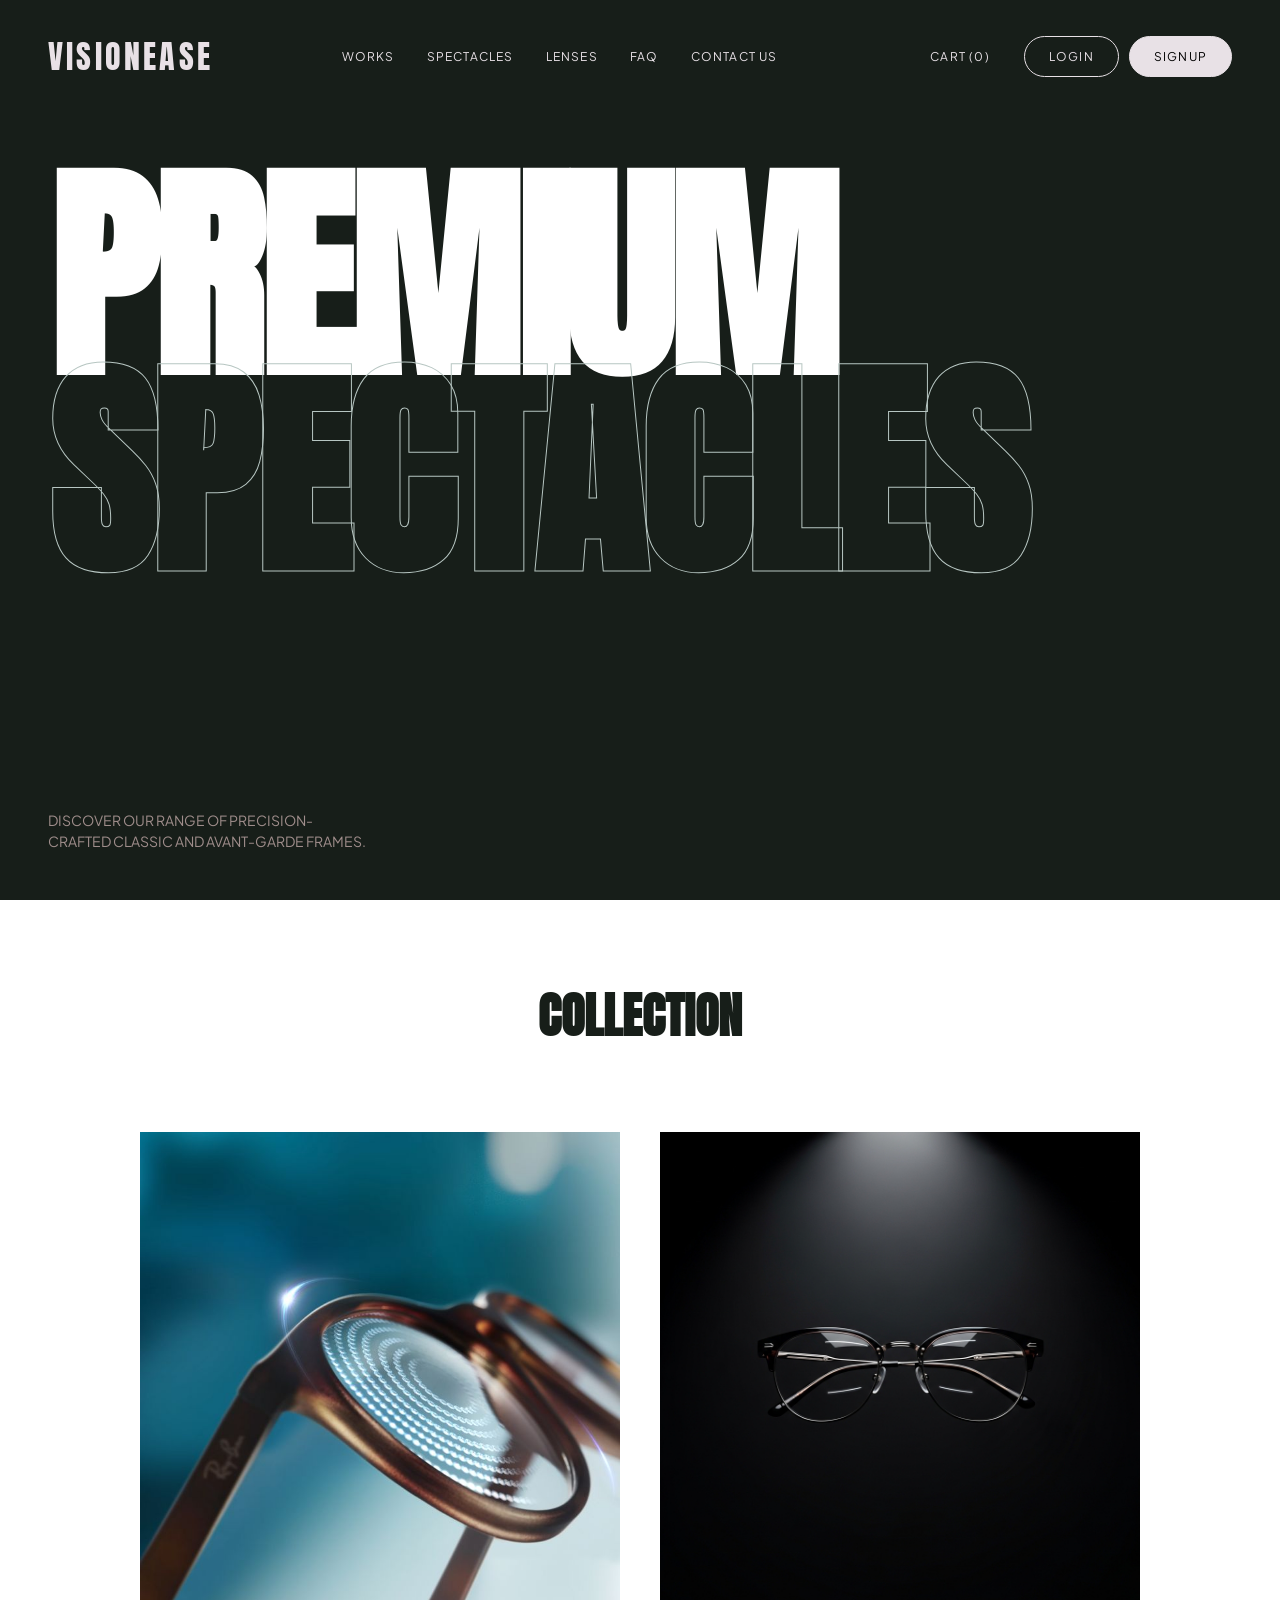
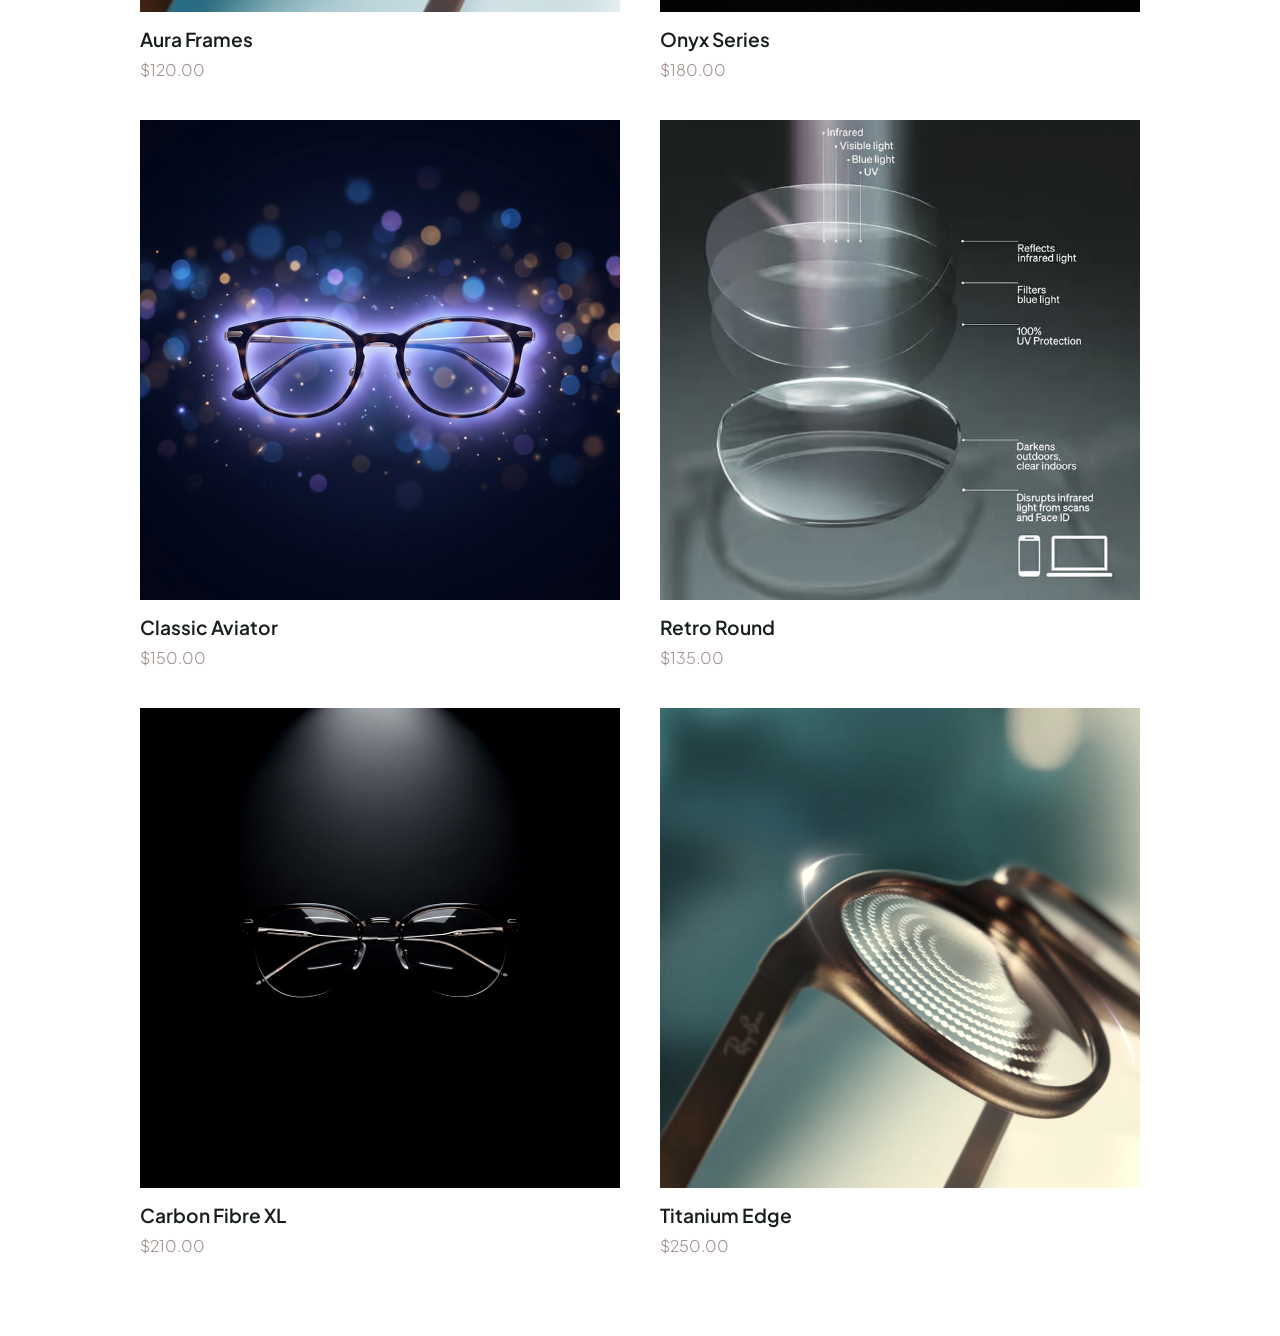
<file: spectacles.html>
<!DOCTYPE html>
<html lang="en">
<head>
  <meta charset="UTF-8">
  <meta name="viewport" content="width=device-width, initial-scale=1.0">
  <title>Spectacles | VisionEase</title>
  <link href="https://fonts.googleapis.com/css2?family=Anton&family=Plus+Jakarta+Sans:wght@300;400;600&display=swap" rel="stylesheet">
  <link rel="stylesheet" href="style.css">
</head>
<body>
  <nav class="nav">
    <div class="nav-logo"><a href="index.html">VISIONEASE</a></div>
    <div class="nav-links">
      <a href="index.html">Works</a>
      <a href="spectacles.html">Spectacles</a>
      <a href="lenses.html">Lenses</a>
      <a href="faq.html">FAQ</a>
      <a href="contact.html">Contact Us</a>
    </div>
    <div style="display: flex; gap: 10px; align-items: center;">
      <a href="cart.html" class="nav-btn" style="border:none;">CART (0)</a>
      <a href="login.html" class="nav-btn">LOGIN</a>
      <a href="signup.html" class="nav-btn" style="background:var(--white); color:var(--navy);">SIGNUP</a>
    </div>
  </nav>

  <section class="hero hover-trigger">
    <video autoplay muted loop playsinline class="hero-video">
      <source src="videos copy/specs1.mp4" type="video/mp4">
    </video>
    <div class="hero-overlay"></div>
    <div class="hero-content">
      <h1 class="hero-title reveal">
        <span class="block">PREMIUM</span>
        <span class="block text-outline">SPECTACLES</span>
      </h1>
      <div class="hero-bottom reveal">
        <p class="hero-desc">Discover our range of precision-crafted classic and avant-garde frames.</p>
      </div>
    </div>
  </section>

  <section class="portfolio" style="padding: 80px 24px;">
    <h2 class="section-heading reveal" style="font-size: 3rem; text-align: center;">COLLECTION</h2>
    <div class="products-grid">
      
      <div class="grid-item reveal">
        <div class="img-wrapper hover-trigger" style="aspect-ratio: 1/1;">
          <img src="images copy/specs1.jpg" alt="Spectacles">
          <div class="hover-overlay">
            <a href="cart.html" class="view-btn" style="text-decoration: none; font-size: 10px; width: 80px; height: 80px; text-align: center;">ADD TO CART</a>
          </div>
        </div>
        <div class="info" style="margin-top: 15px;">
          <h3 style="font-size: 1.2rem;">Aura Frames</h3>
          <p>$120.00</p>
        </div>
      </div>

      <div class="grid-item reveal">
        <div class="img-wrapper hover-trigger" style="aspect-ratio: 1/1;">
          <img src="images copy/specs2.jpeg" alt="Spectacles">
          <div class="hover-overlay">
            <a href="cart.html" class="view-btn" style="text-decoration: none; font-size: 10px; width: 80px; height: 80px; text-align: center;">ADD TO CART</a>
          </div>
        </div>
        <div class="info" style="margin-top: 15px;">
          <h3 style="font-size: 1.2rem;">Onyx Series</h3>
          <p>$180.00</p>
        </div>
      </div>

      <div class="grid-item reveal">
        <div class="img-wrapper hover-trigger" style="aspect-ratio: 1/1;">
          <img src="images copy/hero-glasses.png" alt="Spectacles" style="background:#f5f5f5;">
          <div class="hover-overlay">
            <a href="cart.html" class="view-btn" style="text-decoration: none; font-size: 10px; width: 80px; height: 80px; text-align: center;">ADD TO CART</a>
          </div>
        </div>
        <div class="info" style="margin-top: 15px;">
          <h3 style="font-size: 1.2rem;">Classic Aviator</h3>
          <p>$150.00</p>
        </div>
      </div>

      <div class="grid-item reveal">
        <div class="img-wrapper hover-trigger" style="aspect-ratio: 1/1;">
          <img src="images copy/lens1.jpg" alt="Spectacles" style="filter: grayscale(80%);">
          <div class="hover-overlay">
            <a href="cart.html" class="view-btn" style="text-decoration: none; font-size: 10px; width: 80px; height: 80px; text-align: center;">ADD TO CART</a>
          </div>
        </div>
        <div class="info" style="margin-top: 15px;">
          <h3 style="font-size: 1.2rem;">Retro Round</h3>
          <p>$135.00</p>
        </div>
      </div>

      <div class="grid-item reveal">
        <div class="img-wrapper hover-trigger" style="aspect-ratio: 1/1;">
          <img src="images copy/specs2.jpeg" alt="Spectacles" style="filter: contrast(120%);">
          <div class="hover-overlay">
            <a href="cart.html" class="view-btn" style="text-decoration: none; font-size: 10px; width: 80px; height: 80px; text-align: center;">ADD TO CART</a>
          </div>
        </div>
        <div class="info" style="margin-top: 15px;">
          <h3 style="font-size: 1.2rem;">Carbon Fibre XL</h3>
          <p>$210.00</p>
        </div>
      </div>

      <div class="grid-item reveal">
        <div class="img-wrapper hover-trigger" style="aspect-ratio: 1/1;">
          <img src="images copy/specs1.jpg" alt="Spectacles" style="filter: sepia(50%);">
          <div class="hover-overlay">
            <a href="cart.html" class="view-btn" style="text-decoration: none; font-size: 10px; width: 80px; height: 80px; text-align: center;">ADD TO CART</a>
          </div>
        </div>
        <div class="info" style="margin-top: 15px;">
          <h3 style="font-size: 1.2rem;">Titanium Edge</h3>
          <p>$250.00</p>
        </div>
      </div>

    </div>
  </section>

  <script src="script.js"></script>
</body>
</html>
</file>
<file: style.css>
:root {
  --navy: #171e19;
  --sage: #b7c6c2;
  --white: #ffffff;
  --taupe: #9f8d8b;
  --beige: #d7c5b2;
  --cyan: #d5f4f9;
  --soft-blue: #bbe2f5;
  --charcoal: #302b2f;
  
  --font-anton: 'Anton', sans-serif;
  --font-jakarta: 'Plus Jakarta Sans', sans-serif;
  
  --ease: cubic-bezier(0.16, 1, 0.3, 1);
}

* {
  box-sizing: border-box;
  margin: 0;
  padding: 0;
}

html {
  scroll-behavior: smooth;
  cursor: crosshair;
}

body {
  font-family: var(--font-jakarta);
  color: var(--navy);
  background-color: var(--white);
  overflow-x: hidden;
}

a {
  text-decoration: none;
  color: inherit;
  cursor: pointer;
}

/* Typography Helpers */
.anton { font-family: var(--font-anton); text-transform: uppercase; }
.tracking-tighter { letter-spacing: -0.05em; }
.tracking-widest { letter-spacing: 0.1em; }

/* Navigation */
.nav {
  position: fixed;
  top: 0;
  left: 0;
  width: 100%;
  padding: 32px 48px;
  display: flex;
  justify-content: space-between;
  align-items: center;
  mix-blend-mode: difference;
  z-index: 100;
  color: #fff;
}
.nav-logo {
  font-family: var(--font-anton);
  font-size: 2rem;
  letter-spacing: 0.1em;
}
.nav-links {
  display: flex;
  gap: 2rem;
  font-size: 12px;
  text-transform: uppercase;
  letter-spacing: 0.1em;
}
.nav-btn {
  font-size: 12px;
  text-transform: uppercase;
  letter-spacing: 0.1em;
  padding: 12px 24px;
  border: 1px solid var(--white);
  border-radius: 999px;
  transition: all 0.5s var(--ease);
}
.nav-btn:hover {
  background: var(--white);
  color: var(--navy);
}

/* Hero Section */
.hero {
  position: relative;
  height: 100vh;
  width: 100vw;
  background-color: var(--navy);
  display: flex;
  flex-direction: column;
  justify-content: center;
  overflow: hidden;
  color: var(--white);
}

.hero-video {
  position: absolute;
  top: 0;
  left: 0;
  width: 100%;
  height: 100%;
  object-fit: cover;
  z-index: 0;
  opacity: 0.5; /* Show some navy background */
}

.hero-overlay {
  position: absolute;
  inset: 0;
  background: linear-gradient(to bottom, rgba(23,30,25,0.2), rgba(23,30,25,0.8));
  z-index: 1;
}

.hero-content {
  position: relative;
  z-index: 10;
  padding: 0 48px;
  display: flex;
  flex-direction: column;
  height: 100%;
  justify-content: space-between;
}

.hero-title {
  margin-top: 20vh;
  font-family: var(--font-anton);
  font-size: 18vw;
  line-height: 0.85;
  text-transform: uppercase;
  letter-spacing: -0.02em;
}

.text-outline {
  -webkit-text-stroke: 1px var(--sage);
  color: transparent;
}

.hero-bottom {
  display: flex;
  justify-content: space-between;
  align-items: flex-end;
  padding-bottom: 48px;
}

.hero-desc {
  max-width: 320px;
  text-transform: uppercase;
  color: var(--taupe);
  font-size: 14px;
  line-height: 1.5;
}

.bounce-arrow {
  width: 64px;
  height: 64px;
  border: 1px solid rgba(255,255,255,0.3);
  border-radius: 50%;
  display: flex;
  align-items: center;
  justify-content: center;
  animation: bounce 2s infinite;
}

@keyframes bounce {
  0%, 100% { transform: translateY(0); }
  50% { transform: translateY(-10px); }
}

/* Ambient Orbs */
.orb {
  position: absolute;
  width: 384px;
  height: 384px;
  border-radius: 50%;
  filter: blur(120px);
  opacity: 0.2;
  z-index: 2;
  animation: float 6s ease-in-out infinite;
}
.orb-sage { background: var(--sage); top: 20%; left: 10%; }
.orb-softblue { background: var(--soft-blue); bottom: 10%; right: 10%; animation-delay: 3s; }

@keyframes float {
  0%, 100% { transform: translateY(0); }
  50% { transform: translateY(-20px); }
}

/* Portfolio Section */
.portfolio {
  background: var(--white);
  padding: 120px 48px;
}
.section-heading {
  font-family: var(--font-anton);
  font-size: 8vw;
  color: var(--navy);
  margin-bottom: 80px;
  text-transform: uppercase;
}

.masonry-grid {
  display: grid;
  grid-template-columns: 1fr 1fr;
  gap: 40px;
}
/* mt-4rem on even items */
.mt-4rem { margin-top: 64px; }

.img-wrapper {
  position: relative;
  overflow: hidden;
  width: 100%;
  aspect-ratio: 4/5;
  background: #eee;
}
.img-wrapper img {
  width: 100%;
  height: 100%;
  object-fit: cover;
  transition: transform 0.5s var(--ease);
}
.img-wrapper:hover img {
  transform: scale(1.1);
}
.hover-overlay {
  position: absolute;
  inset: 0;
  background: rgba(23,30,25,0.6);
  opacity: 0;
  transition: opacity 0.5s var(--ease);
  display: flex;
  align-items: center;
  justify-content: center;
}
.img-wrapper:hover .hover-overlay {
  opacity: 1;
}
.view-btn {
  width: 96px;
  height: 96px;
  background: var(--white);
  color: var(--navy);
  border-radius: 50%;
  display: flex;
  align-items: center;
  justify-content: center;
  font-family: var(--font-anton);
  font-size: 14px;
  letter-spacing: 0.1em;
}
.grid-item .info {
  margin-top: 24px;
}
.grid-item h3 {
  font-size: 24px;
  font-weight: 600;
  margin-bottom: 8px;
}
.grid-item p {
  color: var(--taupe);
  font-weight: 300;
}

/* Featured Section */
.featured {
  background: var(--navy);
  color: var(--white);
  padding: 160px 48px;
  display: grid;
  grid-template-columns: 1fr 1fr;
  gap: 80px;
  align-items: center;
}
.feat-left {
  position: relative;
}
.cyan-square {
  position: absolute;
  top: -48px;
  left: -48px;
  width: 80%;
  height: 100%;
  background: var(--cyan);
  opacity: 0.2;
  z-index: 0;
}
.feat-left img {
  position: relative;
  z-index: 1;
  width: 100%;
  height: auto;
  filter: grayscale(100%);
}

.feat-label {
  font-family: var(--font-anton);
  color: var(--sage);
  font-size: 1.5rem;
  letter-spacing: 0.05em;
  display: block;
  margin-bottom: 24px;
}
.feat-title {
  font-family: var(--font-anton);
  font-size: 5vw;
  line-height: 1;
  margin-bottom: 40px;
}
.feat-text {
  color: var(--taupe);
  font-size: 1.25rem;
  line-height: 1.6;
  font-weight: 300;
  margin-bottom: 48px;
  max-width: 500px;
}
.arrow-link {
  display: inline-flex;
  align-items: center;
  gap: 16px;
  font-family: var(--font-anton);
  font-size: 1.25rem;
  transition: all 0.3s var(--ease);
}
.arrow-link:hover svg {
  transform: translateX(8px);
}

/* Capabilities */
.capabilities {
  background: #fafafa;
  padding: 160px 48px;
}
.cap-grid {
  display: grid;
  grid-template-columns: repeat(12, 1fr);
  gap: 24px;
}
.cap-left {
  grid-column: span 4;
}
.cap-label {
  color: var(--taupe);
  font-size: 14px;
  text-transform: uppercase;
  letter-spacing: 0.1em;
  margin-bottom: 40px;
  display: block;
}
.cap-list {
  list-style: none;
}
.cap-list li {
  font-size: 1.5rem;
  font-weight: 400;
  margin-bottom: 24px;
  display: flex;
  align-items: center;
  gap: 24px;
}
.cap-list li::before {
  content: '';
  display: block;
  width: 40px;
  height: 1px;
  background: var(--navy);
  transition: width 0.3s var(--ease);
}
.cap-list li:hover::before {
  width: 64px;
}

.cap-right {
  grid-column: 5 / -1;
}
.cap-title {
  font-size: 4vw;
  font-weight: 300;
  line-height: 1.2;
}
.cap-title i {
  color: var(--taupe);
  font-family: serif; /* Gives an elegant italic accent */
  font-style: italic;
}

/* Testimonial */
.testimonial {
  background: var(--charcoal);
  color: var(--white);
  padding: 160px 48px;
  position: relative;
  text-align: center;
  overflow: hidden;
}
.bg-quote {
  position: absolute;
  top: 50%;
  left: 50%;
  transform: translate(-50%, -50%);
  font-family: serif;
  font-size: 30rem;
  color: var(--navy);
  opacity: 0.3;
  line-height: 1;
  pointer-events: none;
}
.testimo-content {
  position: relative;
  z-index: 10;
  max-width: 1000px;
  margin: 0 auto;
}
.testimo-quote {
  font-family: var(--font-anton);
  font-size: 4vw;
  line-height: 1.1;
  margin-bottom: 64px;
}
.testimo-bio {
  display: inline-flex;
  align-items: center;
  gap: 24px;
}
.avatar {
  width: 64px;
  height: 64px;
  border-radius: 50%;
  object-fit: cover;
}
.testimo-name {
  font-family: var(--font-anton);
  font-size: 1.5rem;
  color: var(--sage);
}

/* Footer */
.footer {
  background: var(--navy);
  color: var(--white);
  padding: 160px 48px 48px;
  display: flex;
  flex-direction: column;
}
.footer-top {
  margin-bottom: 120px;
}
.foot-title {
  font-family: var(--font-anton);
  font-size: 12vw;
  line-height: 0.8;
  margin-bottom: 40px;
}
.foot-email {
  font-family: var(--font-jakarta);
  color: var(--sage);
  font-size: 3vw;
  text-decoration: underline;
  text-underline-offset: 8px;
  transition: opacity 0.3s;
}
.foot-email:hover {
  opacity: 0.8;
}

.footer-bottom {
  border-top: 1px solid rgba(255,255,255,0.1);
  padding-top: 40px;
  display: flex;
  justify-content: space-between;
  font-size: 12px;
  text-transform: uppercase;
  letter-spacing: 0.1em;
  color: var(--taupe);
}
.legal-links {
  display: flex;
  gap: 32px;
}

/* Reveal Animations */
.reveal {
  opacity: 0;
  transform: translateY(10px);
  transition: opacity 1000ms var(--ease), transform 1000ms var(--ease);
}
.reveal.in-view {
  opacity: 1;
  transform: translateY(0);
}

/* Custom Cursor */
.custom-cursor {
  position: fixed;
  top: 0;
  left: 0;
  width: 16px;
  height: 16px;
  background-color: var(--white);
  border-radius: 50%;
  pointer-events: none;
  transform: translate(-50%, -50%);
  mix-blend-mode: difference;
  z-index: 9999;
  transition: width 0.3s ease, height 0.3s ease, background-color 0.3s ease;
}

.custom-cursor.cursor-hover {
  width: 48px;
  height: 48px;
  background-color: transparent;
  border: 1px solid var(--white);
}

@media (max-width: 768px) {
  .hero-title { font-size: 24vw; }
  .hero-bottom { flex-direction: column; align-items: flex-start; gap: 24px; }
  .masonry-grid { grid-template-columns: 1fr; }
  .mt-4rem { margin-top: 0; }
  .featured { grid-template-columns: 1fr; gap: 40px; }
  .cap-grid { grid-template-columns: 1fr; }
  .cap-left, .cap-right { grid-column: 1 / -1; }
  .foot-title { font-size: 16vw; }
  .products-grid { grid-template-columns: 1fr; gap: 20px; }
  .nav {
    flex-direction: column;
    padding: 16px;
    gap: 16px;
    mix-blend-mode: normal;
    background: rgba(23, 30, 25, 0.95);
  }
  .nav-links {
    flex-wrap: wrap;
    justify-content: center;
    gap: 12px;
  }
  .nav > div:last-child {
    flex-wrap: wrap;
    justify-content: center;
  }
}

.products-grid {
  display: grid;
  grid-template-columns: repeat(auto-fit, minmax(400px, 1fr));
  gap: 40px;
  max-width: 1000px;
  margin: 0 auto;
}
</file>
